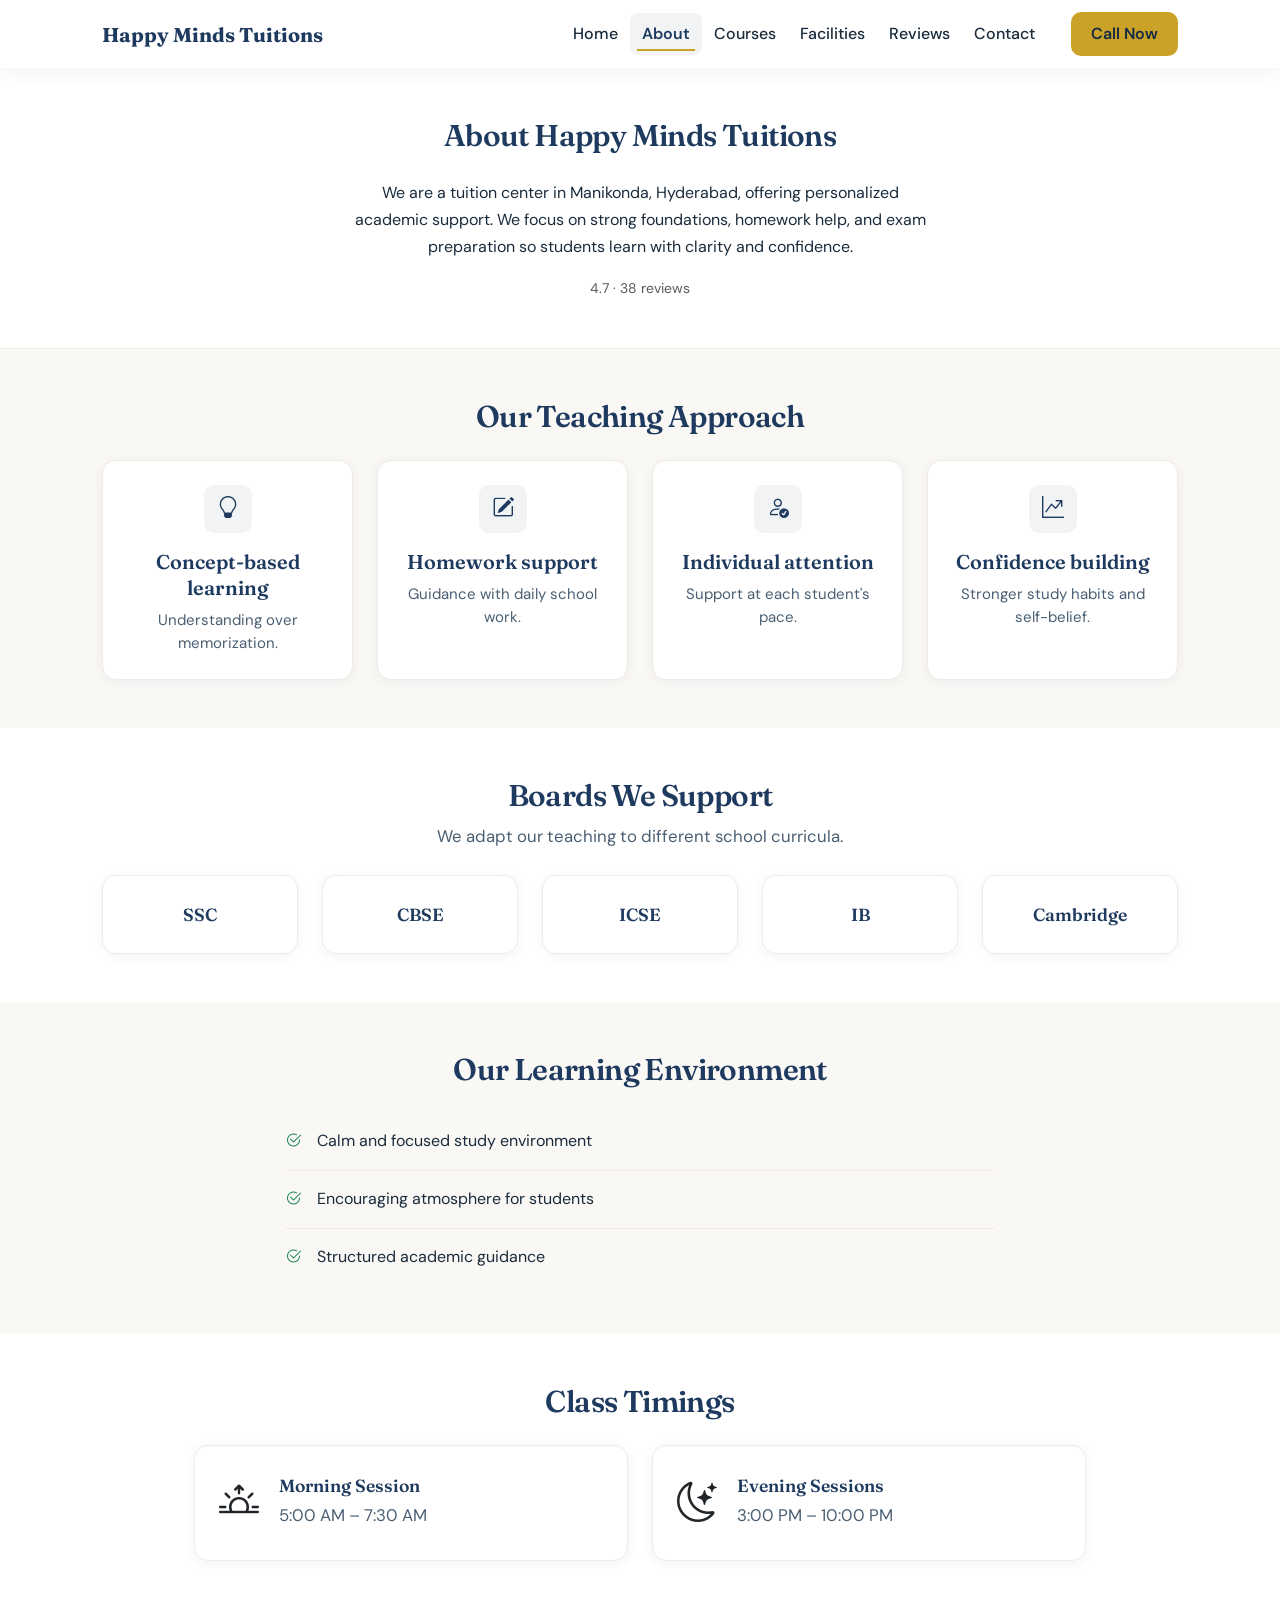
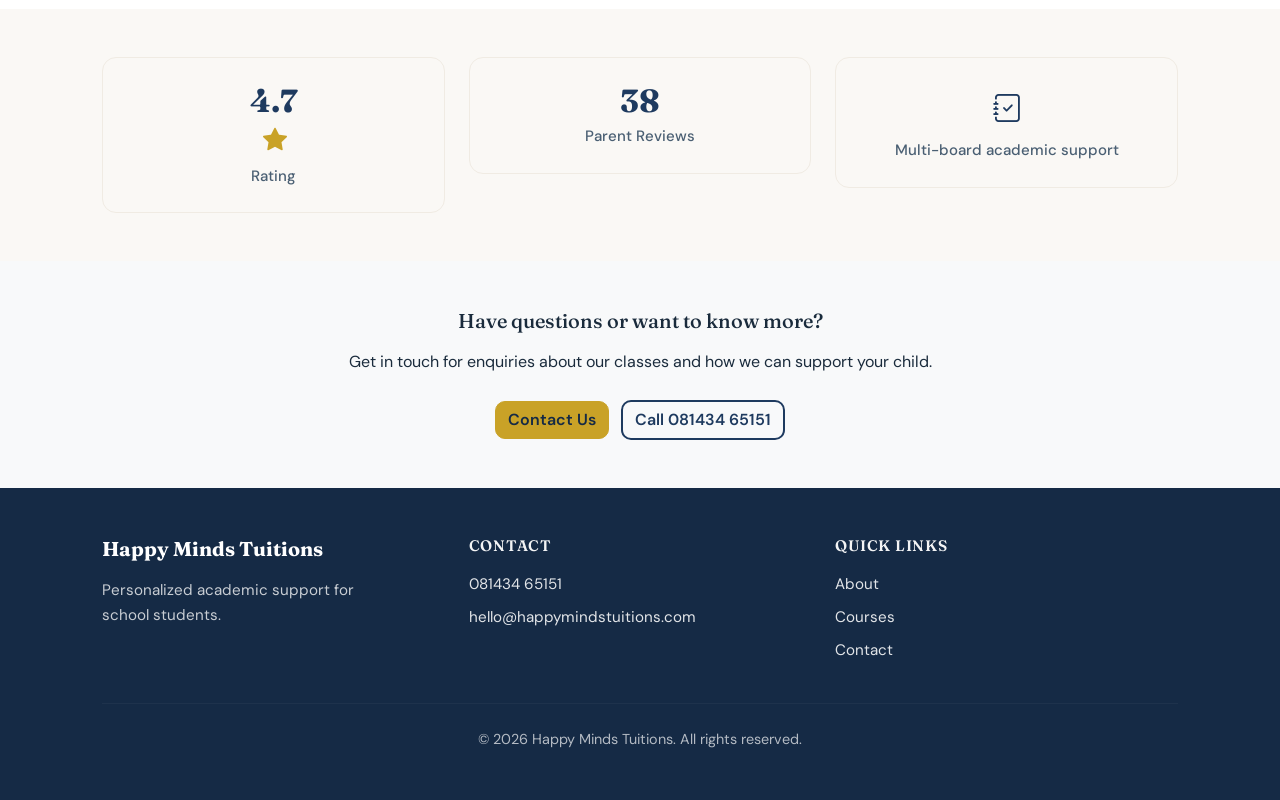
<file: about.html>
<!DOCTYPE html>
<html lang="en">
<head>
    <meta charset="UTF-8">
    <meta name="viewport" content="width=device-width, initial-scale=1.0">
    <meta name="description" content="About Happy Minds Tuitions, Manikonda Hyderabad – personalized academic support, concept-based teaching, and a stress-free learning environment for school students.">
    <title>About Us | Happy Minds Tuitions</title>
    <link rel="icon" href="favicon.svg" type="image/svg+xml">
    <!-- Bootstrap 5 CSS -->
    <link href="https://cdn.jsdelivr.net/npm/bootstrap@5.3.2/dist/css/bootstrap.min.css" rel="stylesheet">
    <!-- Bootstrap Icons -->
    <link rel="stylesheet" href="https://cdn.jsdelivr.net/npm/bootstrap-icons@1.11.3/font/bootstrap-icons.min.css">
    <!-- Google Fonts -->
    <link rel="preconnect" href="https://fonts.googleapis.com">
    <link rel="preconnect" href="https://fonts.gstatic.com" crossorigin>
    <link href="https://fonts.googleapis.com/css2?family=DM+Sans:ital,opsz,wght@0,9..40,400;0,9..40,500;0,9..40,600;0,9..40,700&family=Fraunces:opsz,wght@9..144,600;9..144,700&display=swap" rel="stylesheet">
    <link rel="stylesheet" href="css/styles.css">
</head>
<body>
    <a href="#main-content" class="skip-link">Skip to main content</a>
    <header class="site-header">
        <nav class="navbar navbar-expand-lg navbar-light">
            <div class="container">
                <a class="navbar-brand" href="index.html">Happy Minds Tuitions</a>
                <button class="navbar-toggler" type="button" data-bs-toggle="collapse" data-bs-target="#navbarNav" aria-controls="navbarNav" aria-expanded="false" aria-label="Toggle navigation">
                    <span class="navbar-toggler-icon"></span>
                </button>
                <div class="collapse navbar-collapse" id="navbarNav">
                    <ul class="navbar-nav ms-auto align-items-lg-center">
                        <li class="nav-item"><a class="nav-link" href="index.html">Home</a></li>
                        <li class="nav-item"><a class="nav-link active" href="about.html">About</a></li>
                        <li class="nav-item"><a class="nav-link" href="courses.html">Courses</a></li>
                        <li class="nav-item"><a class="nav-link" href="facilities.html">Facilities</a></li>
                        <li class="nav-item"><a class="nav-link" href="reviews.html">Reviews</a></li>
                        <li class="nav-item"><a class="nav-link" href="contact.html">Contact</a></li>
                        <li class="nav-item mt-3 mt-lg-0 ms-lg-3">
                            <a class="btn btn-nav-cta" href="tel:08143465151">Call Now</a>
                        </li>
                    </ul>
                </div>
            </div>
        </nav>
    </header>

    <main id="main-content">
        <!-- 1. About Happy Minds Tuitions – intro -->
        <section class="page-hero py-5 animate-on-scroll">
            <div class="container">
                <h1 class="section-title text-center mb-4">About Happy Minds Tuitions</h1>
                <p class="about-intro text-center mx-auto mb-0">
                    We are a tuition center in Manikonda, Hyderabad, offering personalized academic support. We focus on strong foundations, homework help, and exam preparation so students learn with clarity and confidence.
                </p>
                <p class="text-center text-muted small mt-3 mb-0">4.7 · 38 reviews</p>
            </div>
        </section>

        <!-- 2. Our Teaching Approach – 4 feature cards -->
        <section class="about-approach-section py-5 animate-on-scroll">
            <div class="container">
                <h2 class="section-title text-center mb-4">Our Teaching Approach</h2>
                <p class="section-subtitle text-center mb-5 mx-auto d-none" aria-hidden="true">How we support your child’s learning</p>
                <div class="row g-4">
                    <div class="col-12 col-sm-6 col-lg-3">
                        <article class="card about-feature-card h-100 text-center">
                            <div class="card-body">
                                <div class="about-feature-icon" aria-hidden="true">
                                    <i class="bi bi-lightbulb"></i>
                                </div>
                                <h3 class="card-title">Concept-based learning</h3>
                                <p class="card-text mb-0">Understanding over memorization.</p>
                            </div>
                        </article>
                    </div>
                    <div class="col-12 col-sm-6 col-lg-3">
                        <article class="card about-feature-card h-100 text-center">
                            <div class="card-body">
                                <div class="about-feature-icon" aria-hidden="true">
                                    <i class="bi bi-pencil-square"></i>
                                </div>
                                <h3 class="card-title">Homework support</h3>
                                <p class="card-text mb-0">Guidance with daily school work.</p>
                            </div>
                        </article>
                    </div>
                    <div class="col-12 col-sm-6 col-lg-3">
                        <article class="card about-feature-card h-100 text-center">
                            <div class="card-body">
                                <div class="about-feature-icon" aria-hidden="true">
                                    <i class="bi bi-person-check"></i>
                                </div>
                                <h3 class="card-title">Individual attention</h3>
                                <p class="card-text mb-0">Support at each student's pace.</p>
                            </div>
                        </article>
                    </div>
                    <div class="col-12 col-sm-6 col-lg-3">
                        <article class="card about-feature-card h-100 text-center">
                            <div class="card-body">
                                <div class="about-feature-icon" aria-hidden="true">
                                    <i class="bi bi-graph-up-arrow"></i>
                                </div>
                                <h3 class="card-title">Confidence building</h3>
                                <p class="card-text mb-0">Stronger study habits and self-belief.</p>
                            </div>
                        </article>
                    </div>
                </div>
            </div>
        </section>

        <!-- 3. Boards We Support -->
        <section class="about-boards-section py-5 animate-on-scroll">
            <div class="container">
                <h2 class="section-title text-center mb-2">Boards We Support</h2>
                <p class="section-subtitle text-center mb-4 mx-auto">We adapt our teaching to different school curricula.</p>
                <div class="row g-3 g-md-4 justify-content-center row-cols-2 row-cols-sm-3 row-cols-lg-5">
                    <div class="col">
                        <div class="board-card">
                            <span class="board-name">SSC</span>
                        </div>
                    </div>
                    <div class="col">
                        <div class="board-card">
                            <span class="board-name">CBSE</span>
                        </div>
                    </div>
                    <div class="col">
                        <div class="board-card">
                            <span class="board-name">ICSE</span>
                        </div>
                    </div>
                    <div class="col">
                        <div class="board-card">
                            <span class="board-name">IB</span>
                        </div>
                    </div>
                    <div class="col">
                        <div class="board-card">
                            <span class="board-name">Cambridge</span>
                        </div>
                    </div>
                </div>
            </div>
        </section>

        <!-- 4. Our Learning Environment -->
        <section class="about-environment-section py-5 animate-on-scroll">
            <div class="container">
                <h2 class="section-title text-center mb-4">Our Learning Environment</h2>
                <div class="row justify-content-center">
                    <div class="col-lg-8">
                        <ul class="about-environment-list list-unstyled mb-0">
                            <li><i class="bi bi-check2-circle text-success me-3" aria-hidden="true"></i>Calm and focused study environment</li>
                            <li><i class="bi bi-check2-circle text-success me-3" aria-hidden="true"></i>Encouraging atmosphere for students</li>
                            <li><i class="bi bi-check2-circle text-success me-3" aria-hidden="true"></i>Structured academic guidance</li>
                        </ul>
                    </div>
                </div>
            </div>
        </section>

        <!-- 5. Timings -->
        <section class="about-timings-section py-5 animate-on-scroll">
            <div class="container">
                <h2 class="section-title text-center mb-4">Class Timings</h2>
                <div class="row g-4 justify-content-center">
                    <div class="col-md-6 col-lg-5">
                        <div class="card timing-card">
                            <div class="card-body d-flex align-items-center">
                                <div class="timing-icon" aria-hidden="true"><i class="bi bi-sunrise"></i></div>
                                <div>
                                    <h3 class="card-title mb-1">Morning Session</h3>
                                    <p class="card-text mb-0">5:00 AM – 7:30 AM</p>
                                </div>
                            </div>
                        </div>
                    </div>
                    <div class="col-md-6 col-lg-5">
                        <div class="card timing-card">
                            <div class="card-body d-flex align-items-center">
                                <div class="timing-icon" aria-hidden="true"><i class="bi bi-moon-stars"></i></div>
                                <div>
                                    <h3 class="card-title mb-1">Evening Sessions</h3>
                                    <p class="card-text mb-0">3:00 PM – 10:00 PM</p>
                                </div>
                            </div>
                        </div>
                    </div>
                </div>
            </div>
        </section>

        <!-- 6. Trust Section -->
        <section class="about-trust-section py-5 animate-on-scroll">
            <div class="container">
                <div class="row g-4 justify-content-center">
                    <div class="col-6 col-md-4">
                        <div class="trust-card text-center">
                            <span class="trust-value">4.7</span>
                            <span class="trust-star" aria-hidden="true"><i class="bi bi-star-fill"></i></span>
                            <p class="trust-label mb-0">Rating</p>
                        </div>
                    </div>
                    <div class="col-6 col-md-4">
                        <div class="trust-card text-center">
                            <span class="trust-value">38</span>
                            <p class="trust-label mb-0">Parent Reviews</p>
                        </div>
                    </div>
                    <div class="col-12 col-md-4">
                        <div class="trust-card text-center">
                            <span class="trust-icon" aria-hidden="true"><i class="bi bi-journal-check"></i></span>
                            <p class="trust-label mb-0">Multi-board academic support</p>
                        </div>
                    </div>
                </div>
            </div>
        </section>

        <!-- 7. Call to action -->
        <section class="py-5 bg-light">
            <div class="container text-center">
                <h2 class="h5 mb-3">Have questions or want to know more?</h2>
                <p class="mb-4">Get in touch for enquiries about our classes and how we can support your child.</p>
                <a href="contact.html" class="btn btn-primary me-2">Contact Us</a>
                <a href="tel:08143465151" class="btn btn-outline-primary">Call 081434 65151</a>
            </div>
        </section>
    </main>

    <footer class="site-footer">
        <div class="container py-5">
            <div class="row g-4">
                <div class="col-lg-4">
                    <h5 class="footer-brand mb-3">Happy Minds Tuitions</h5>
                    <p class="footer-tagline mb-0">Personalized academic support for school students.</p>
                </div>
                <div class="col-lg-4">
                    <h6 class="footer-heading mb-3">Contact</h6>
                    <ul class="footer-list list-unstyled">
                        <li><a href="tel:08143465151">081434 65151</a></li>
                        <li><a href="mailto:hello@happymindstuitions.com">hello@happymindstuitions.com</a></li>
                    </ul>
                </div>
                <div class="col-lg-4">
                    <h6 class="footer-heading mb-3">Quick Links</h6>
                    <ul class="footer-list list-unstyled">
                        <li><a href="about.html">About</a></li>
                        <li><a href="courses.html">Courses</a></li>
                        <li><a href="contact.html">Contact</a></li>
                    </ul>
                </div>
            </div>
            <hr class="footer-divider my-4">
            <div class="text-center">
                <p class="footer-copy mb-0">&copy; <span id="current-year"></span> Happy Minds Tuitions. All rights reserved.</p>
            </div>
        </div>
    </footer>

    <script src="https://cdn.jsdelivr.net/npm/bootstrap@5.3.2/dist/js/bootstrap.bundle.min.js"></script>
    <script src="js/script.js"></script>
</body>
</html>
</file>
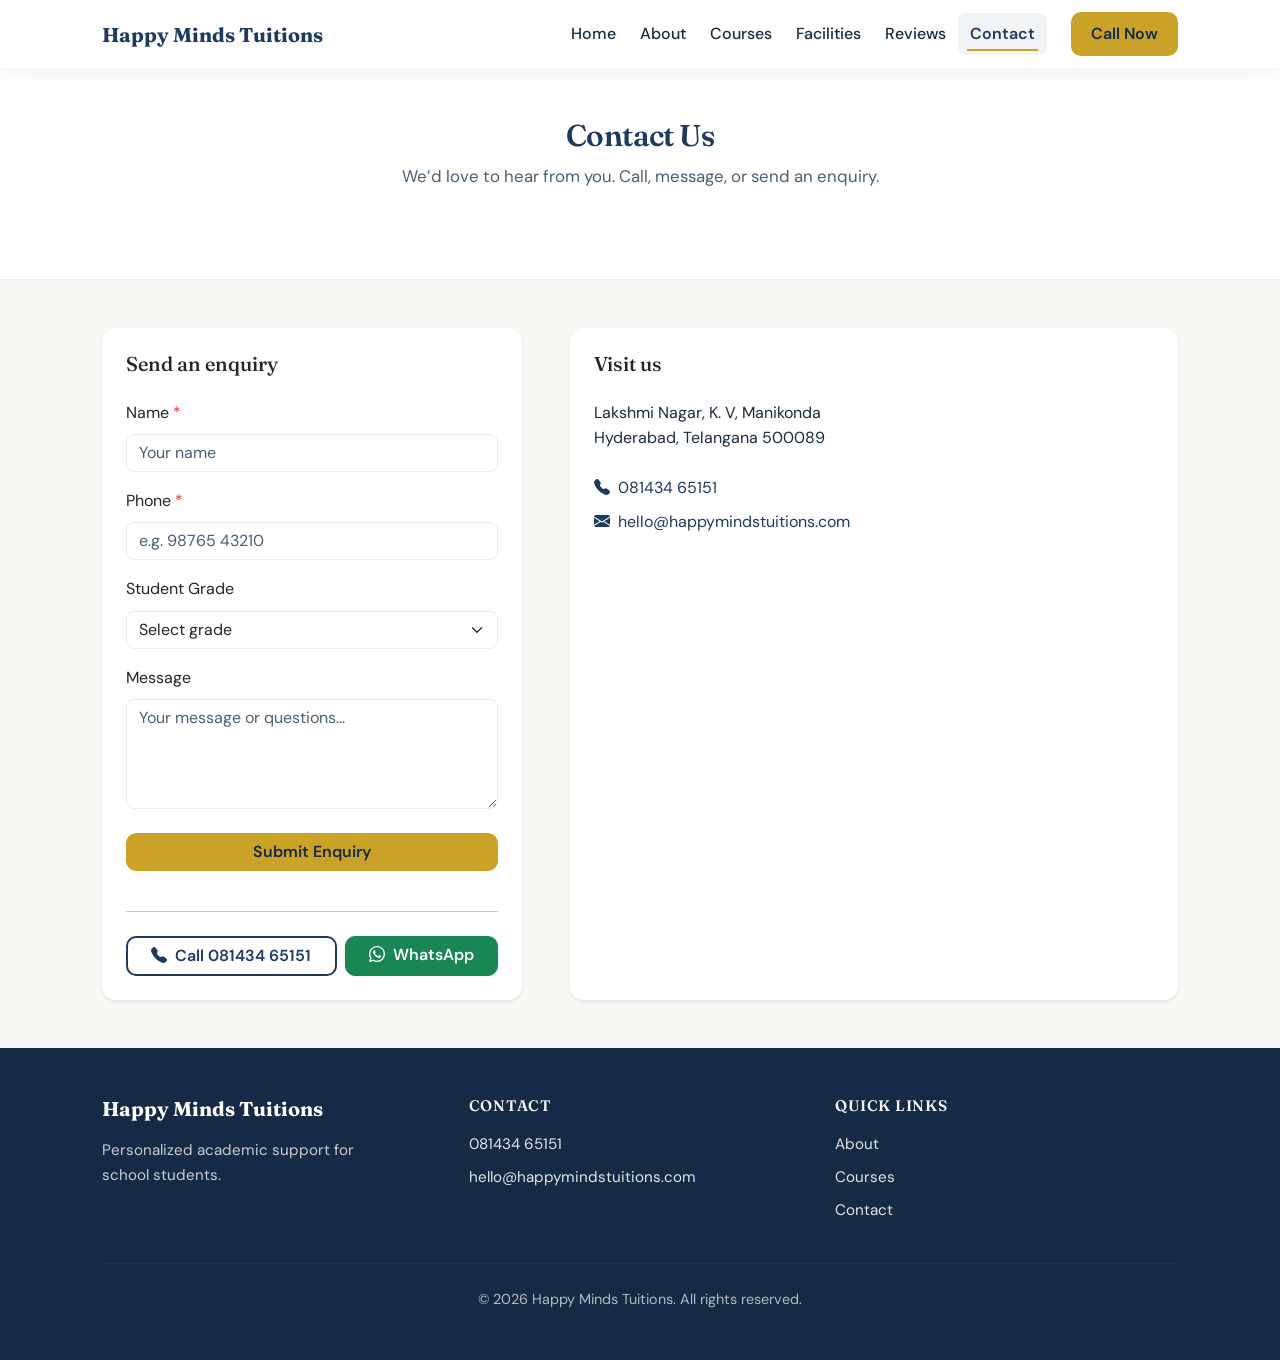
<file: contact.html>
<!DOCTYPE html>
<html lang="en">
<head>
    <meta charset="UTF-8">
    <meta name="viewport" content="width=device-width, initial-scale=1.0">
    <meta name="description" content="Contact Happy Minds Tuitions - Lakshmi Nagar, Manikonda, Hyderabad. Call, WhatsApp, or send an enquiry.">
    <title>Contact Us | Happy Minds Tuitions</title>
    <link rel="icon" href="favicon.svg" type="image/svg+xml">
    <!-- Bootstrap 5 CSS -->
    <link href="https://cdn.jsdelivr.net/npm/bootstrap@5.3.2/dist/css/bootstrap.min.css" rel="stylesheet">
    <!-- Bootstrap Icons -->
    <link rel="stylesheet" href="https://cdn.jsdelivr.net/npm/bootstrap-icons@1.11.3/font/bootstrap-icons.min.css">
    <!-- Google Fonts -->
    <link rel="preconnect" href="https://fonts.googleapis.com">
    <link rel="preconnect" href="https://fonts.gstatic.com" crossorigin>
    <link href="https://fonts.googleapis.com/css2?family=DM+Sans:ital,opsz,wght@0,9..40,400;0,9..40,500;0,9..40,600;0,9..40,700&family=Fraunces:opsz,wght@9..144,600;9..144,700&display=swap" rel="stylesheet">
    <link rel="stylesheet" href="css/styles.css">
</head>
<body>
    <a href="#main-content" class="skip-link">Skip to main content</a>
    <header class="site-header">
        <nav class="navbar navbar-expand-lg navbar-light">
            <div class="container">
                <a class="navbar-brand" href="index.html">Happy Minds Tuitions</a>
                <button class="navbar-toggler" type="button" data-bs-toggle="collapse" data-bs-target="#navbarNav" aria-controls="navbarNav" aria-expanded="false" aria-label="Toggle navigation">
                    <span class="navbar-toggler-icon"></span>
                </button>
                <div class="collapse navbar-collapse" id="navbarNav">
                    <ul class="navbar-nav ms-auto align-items-lg-center">
                        <li class="nav-item"><a class="nav-link" href="index.html">Home</a></li>
                        <li class="nav-item"><a class="nav-link" href="about.html">About</a></li>
                        <li class="nav-item"><a class="nav-link" href="courses.html">Courses</a></li>
                        <li class="nav-item"><a class="nav-link" href="facilities.html">Facilities</a></li>
                        <li class="nav-item"><a class="nav-link" href="reviews.html">Reviews</a></li>
                        <li class="nav-item"><a class="nav-link active" href="contact.html">Contact</a></li>
                        <li class="nav-item mt-3 mt-lg-0 ms-lg-3">
                            <a class="btn btn-nav-cta" href="tel:08143465151">Call Now</a>
                        </li>
                    </ul>
                </div>
            </div>
        </nav>
    </header>

    <main id="main-content">
        <!-- Page hero -->
        <section class="page-hero py-5">
            <div class="container">
                <h1 class="section-title text-center mb-2">Contact Us</h1>
                <p class="section-subtitle text-center mx-auto">We’d love to hear from you. Call, message, or send an enquiry.</p>
            </div>
        </section>

        <!-- Contact content: form + info + map -->
        <section class="contact-section py-5">
            <div class="container">
                <div class="row g-4 g-lg-5">
                    <!-- Left column: form + action buttons -->
                    <div class="col-lg-5">
                        <div class="contact-form-card card border-0 shadow-sm">
                            <div class="card-body p-4">
                                <h2 class="h5 mb-4">Send an enquiry</h2>
                                <form class="contact-form" action="#" method="post">
                                    <div class="mb-3">
                                        <label for="contact-name" class="form-label">Name <span class="text-danger">*</span></label>
                                        <input type="text" class="form-control" id="contact-name" name="name" placeholder="Your name" required>
                                    </div>
                                    <div class="mb-3">
                                        <label for="contact-phone" class="form-label">Phone <span class="text-danger">*</span></label>
                                        <input type="tel" class="form-control" id="contact-phone" name="phone" placeholder="e.g. 98765 43210" required>
                                    </div>
                                    <div class="mb-3">
                                        <label for="contact-grade" class="form-label">Student Grade</label>
                                        <select class="form-select" id="contact-grade" name="grade" aria-label="Student grade">
                                            <option value="">Select grade</option>
                                            <option value="1-5">Classes 1–5</option>
                                            <option value="6-8">Classes 6–8</option>
                                            <option value="9-10">Classes 9–10</option>
                                            <option value="11-12">Classes 11–12</option>
                                        </select>
                                    </div>
                                    <div class="mb-4">
                                        <label for="contact-message" class="form-label">Message</label>
                                        <textarea class="form-control" id="contact-message" name="message" rows="4" placeholder="Your message or questions..."></textarea>
                                    </div>
                                    <button type="submit" class="btn btn-primary w-100 mb-3">Submit Enquiry</button>
                                </form>

                                <hr class="my-4">

                                <!-- Call & WhatsApp buttons -->
                                <div class="d-flex flex-column flex-sm-row gap-2">
                                    <a href="tel:08143465151" class="btn btn-outline-primary flex-grow-1">
                                        <i class="bi bi-telephone-fill me-2" aria-hidden="true"></i>Call 081434 65151
                                    </a>
                                    <a href="https://wa.me/918143465151" class="btn btn-success flex-grow-1" target="_blank" rel="noopener noreferrer">
                                        <i class="bi bi-whatsapp me-2" aria-hidden="true"></i>WhatsApp
                                    </a>
                                </div>
                            </div>
                        </div>
                    </div>

                    <!-- Right column: address + map -->
                    <div class="col-lg-7">
                        <div class="contact-info-card card border-0 shadow-sm h-100">
                            <div class="card-body p-4">
                                <h2 class="h5 mb-4">Visit us</h2>
                                <address class="contact-address mb-4">
                                    Lakshmi Nagar, K. V, Manikonda<br>
                                    Hyderabad, Telangana 500089
                                </address>
                                <p class="mb-2">
                                    <a href="tel:08143465151" class="text-decoration-none">
                                        <i class="bi bi-telephone-fill me-2" aria-hidden="true"></i>081434 65151
                                    </a>
                                </p>
                                <p class="mb-0">
                                    <a href="mailto:hello@happymindstuitions.com" class="text-decoration-none">
                                        <i class="bi bi-envelope-fill me-2" aria-hidden="true"></i>hello@happymindstuitions.com
                                    </a>
                                </p>
                            </div>
                            <!-- Embedded Google Map -->
                            <div class="contact-map-wrapper ratio ratio-16x9">
                                <iframe
                                    src="https://www.google.com/maps?q=Lakshmi+Nagar,+K.+V,+Manikonda,+Hyderabad,+Telangana+500089&output=embed"
                                    allowfullscreen
                                    loading="lazy"
                                    referrerpolicy="no-referrer-when-downgrade"
                                    title="Happy Minds Tuitions location - Lakshmi Nagar, Manikonda, Hyderabad"
                                    class="contact-map-iframe"
                                ></iframe>
                            </div>
                        </div>
                    </div>
                </div>
            </div>
        </section>
    </main>

    <footer class="site-footer">
        <div class="container py-5">
            <div class="row g-4">
                <div class="col-lg-4">
                    <h5 class="footer-brand mb-3">Happy Minds Tuitions</h5>
                    <p class="footer-tagline mb-0">Personalized academic support for school students.</p>
                </div>
                <div class="col-lg-4">
                    <h6 class="footer-heading mb-3">Contact</h6>
                    <ul class="footer-list list-unstyled">
                        <li><a href="tel:08143465151">081434 65151</a></li>
                        <li><a href="mailto:hello@happymindstuitions.com">hello@happymindstuitions.com</a></li>
                    </ul>
                </div>
                <div class="col-lg-4">
                    <h6 class="footer-heading mb-3">Quick Links</h6>
                    <ul class="footer-list list-unstyled">
                        <li><a href="about.html">About</a></li>
                        <li><a href="courses.html">Courses</a></li>
                        <li><a href="contact.html">Contact</a></li>
                    </ul>
                </div>
            </div>
            <hr class="footer-divider my-4">
            <div class="text-center">
                <p class="footer-copy mb-0">&copy; <span id="current-year"></span> Happy Minds Tuitions. All rights reserved.</p>
            </div>
        </div>
    </footer>

    <script src="https://cdn.jsdelivr.net/npm/bootstrap@5.3.2/dist/js/bootstrap.bundle.min.js"></script>
    <script src="js/script.js"></script>
</body>
</html>
</file>
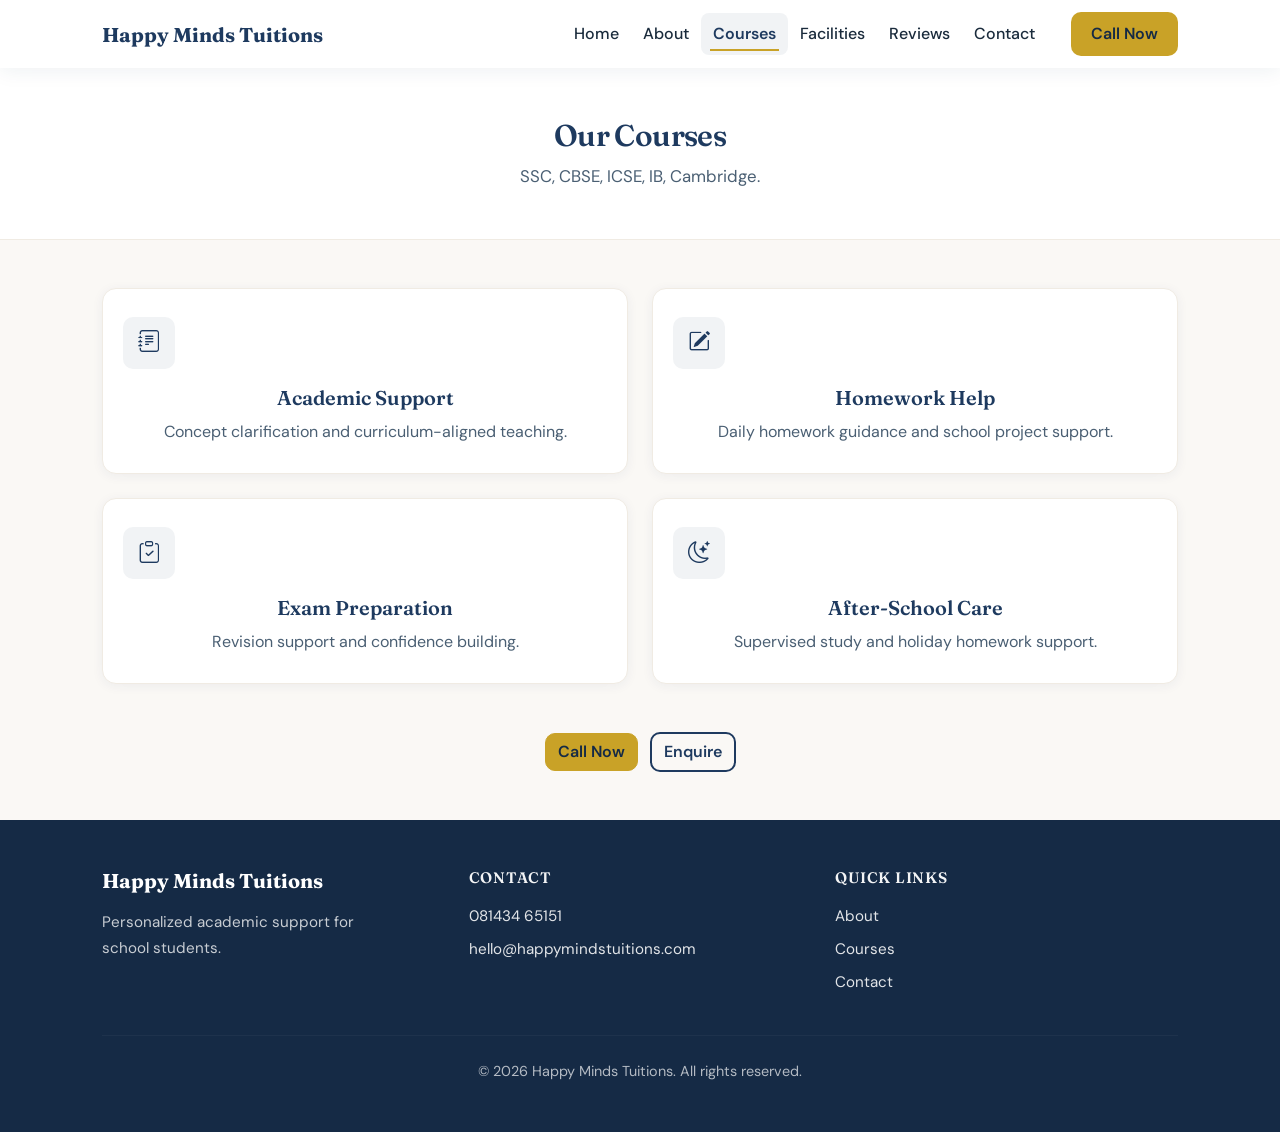
<file: courses.html>
<!DOCTYPE html>
<html lang="en">
<head>
    <meta charset="UTF-8">
    <meta name="viewport" content="width=device-width, initial-scale=1.0">
    <meta name="description" content="Explore courses and services at Happy Minds Tuitions - academic tuition, homework help, exam prep, and after-school care.">
    <title>Courses | Happy Minds Tuitions</title>
    <link rel="icon" href="favicon.svg" type="image/svg+xml">
    <!-- Bootstrap 5 CSS -->
    <link href="https://cdn.jsdelivr.net/npm/bootstrap@5.3.2/dist/css/bootstrap.min.css" rel="stylesheet">
    <!-- Bootstrap Icons -->
    <link rel="stylesheet" href="https://cdn.jsdelivr.net/npm/bootstrap-icons@1.11.3/font/bootstrap-icons.min.css">
    <!-- Google Fonts -->
    <link rel="preconnect" href="https://fonts.googleapis.com">
    <link rel="preconnect" href="https://fonts.gstatic.com" crossorigin>
    <link href="https://fonts.googleapis.com/css2?family=DM+Sans:ital,opsz,wght@0,9..40,400;0,9..40,500;0,9..40,600;0,9..40,700&family=Fraunces:opsz,wght@9..144,600;9..144,700&display=swap" rel="stylesheet">
    <link rel="stylesheet" href="css/styles.css">
</head>
<body>
    <a href="#main-content" class="skip-link">Skip to main content</a>
    <header class="site-header">
        <nav class="navbar navbar-expand-lg navbar-light">
            <div class="container">
                <a class="navbar-brand" href="index.html">Happy Minds Tuitions</a>
                <button class="navbar-toggler" type="button" data-bs-toggle="collapse" data-bs-target="#navbarNav" aria-controls="navbarNav" aria-expanded="false" aria-label="Toggle navigation">
                    <span class="navbar-toggler-icon"></span>
                </button>
                <div class="collapse navbar-collapse" id="navbarNav">
                    <ul class="navbar-nav ms-auto align-items-lg-center">
                        <li class="nav-item"><a class="nav-link" href="index.html">Home</a></li>
                        <li class="nav-item"><a class="nav-link" href="about.html">About</a></li>
                        <li class="nav-item"><a class="nav-link active" href="courses.html">Courses</a></li>
                        <li class="nav-item"><a class="nav-link" href="facilities.html">Facilities</a></li>
                        <li class="nav-item"><a class="nav-link" href="reviews.html">Reviews</a></li>
                        <li class="nav-item"><a class="nav-link" href="contact.html">Contact</a></li>
                        <li class="nav-item mt-3 mt-lg-0 ms-lg-3">
                            <a class="btn btn-nav-cta" href="tel:08143465151">Call Now</a>
                        </li>
                    </ul>
                </div>
            </div>
        </nav>
    </header>

    <main id="main-content">
        <!-- Page hero -->
        <section class="page-hero py-5">
            <div class="container">
                <h1 class="section-title text-center mb-2">Our Courses</h1>
                <p class="section-subtitle text-center mx-auto mb-0">SSC, CBSE, ICSE, IB, Cambridge.</p>
            </div>
        </section>

        <section class="courses-section py-5">
            <div class="container">
                <div class="row g-4">
                    <div class="col-12 col-md-6 col-lg-6">
                        <div class="card course-card h-100">
                            <div class="card-body text-center">
                                <div class="course-card-icon"><i class="bi bi-journal-text" aria-hidden="true"></i></div>
                                <h3 class="card-title">Academic Support</h3>
                                <p class="card-text mb-0">Concept clarification and curriculum-aligned teaching.</p>
                            </div>
                        </div>
                    </div>
                    <div class="col-12 col-md-6 col-lg-6">
                        <div class="card course-card h-100">
                            <div class="card-body text-center">
                                <div class="course-card-icon"><i class="bi bi-pencil-square" aria-hidden="true"></i></div>
                                <h3 class="card-title">Homework Help</h3>
                                <p class="card-text mb-0">Daily homework guidance and school project support.</p>
                            </div>
                        </div>
                    </div>
                    <div class="col-12 col-md-6 col-lg-6">
                        <div class="card course-card h-100">
                            <div class="card-body text-center">
                                <div class="course-card-icon"><i class="bi bi-clipboard-check" aria-hidden="true"></i></div>
                                <h3 class="card-title">Exam Preparation</h3>
                                <p class="card-text mb-0">Revision support and confidence building.</p>
                            </div>
                        </div>
                    </div>
                    <div class="col-12 col-md-6 col-lg-6">
                        <div class="card course-card h-100">
                            <div class="card-body text-center">
                                <div class="course-card-icon"><i class="bi bi-moon-stars" aria-hidden="true"></i></div>
                                <h3 class="card-title">After-School Care</h3>
                                <p class="card-text mb-0">Supervised study and holiday homework support.</p>
                            </div>
                        </div>
                    </div>
                </div>
                <div class="text-center mt-5">
                    <a href="tel:08143465151" class="btn btn-primary">Call Now</a>
                    <a href="contact.html" class="btn btn-outline-primary ms-2">Enquire</a>
                </div>
            </div>
        </section>
    </main>

    <footer class="site-footer">
        <div class="container py-5">
            <div class="row g-4">
                <div class="col-lg-4">
                    <h5 class="footer-brand mb-3">Happy Minds Tuitions</h5>
                    <p class="footer-tagline mb-0">Personalized academic support for school students.</p>
                </div>
                <div class="col-lg-4">
                    <h6 class="footer-heading mb-3">Contact</h6>
                    <ul class="footer-list list-unstyled">
                        <li><a href="tel:08143465151">081434 65151</a></li>
                        <li><a href="mailto:hello@happymindstuitions.com">hello@happymindstuitions.com</a></li>
                    </ul>
                </div>
                <div class="col-lg-4">
                    <h6 class="footer-heading mb-3">Quick Links</h6>
                    <ul class="footer-list list-unstyled">
                        <li><a href="about.html">About</a></li>
                        <li><a href="courses.html">Courses</a></li>
                        <li><a href="contact.html">Contact</a></li>
                    </ul>
                </div>
            </div>
            <hr class="footer-divider my-4">
            <div class="text-center">
                <p class="footer-copy mb-0">&copy; <span id="current-year"></span> Happy Minds Tuitions. All rights reserved.</p>
            </div>
        </div>
    </footer>

    <script src="https://cdn.jsdelivr.net/npm/bootstrap@5.3.2/dist/js/bootstrap.bundle.min.js"></script>
    <script src="js/script.js"></script>
</body>
</html>
</file>
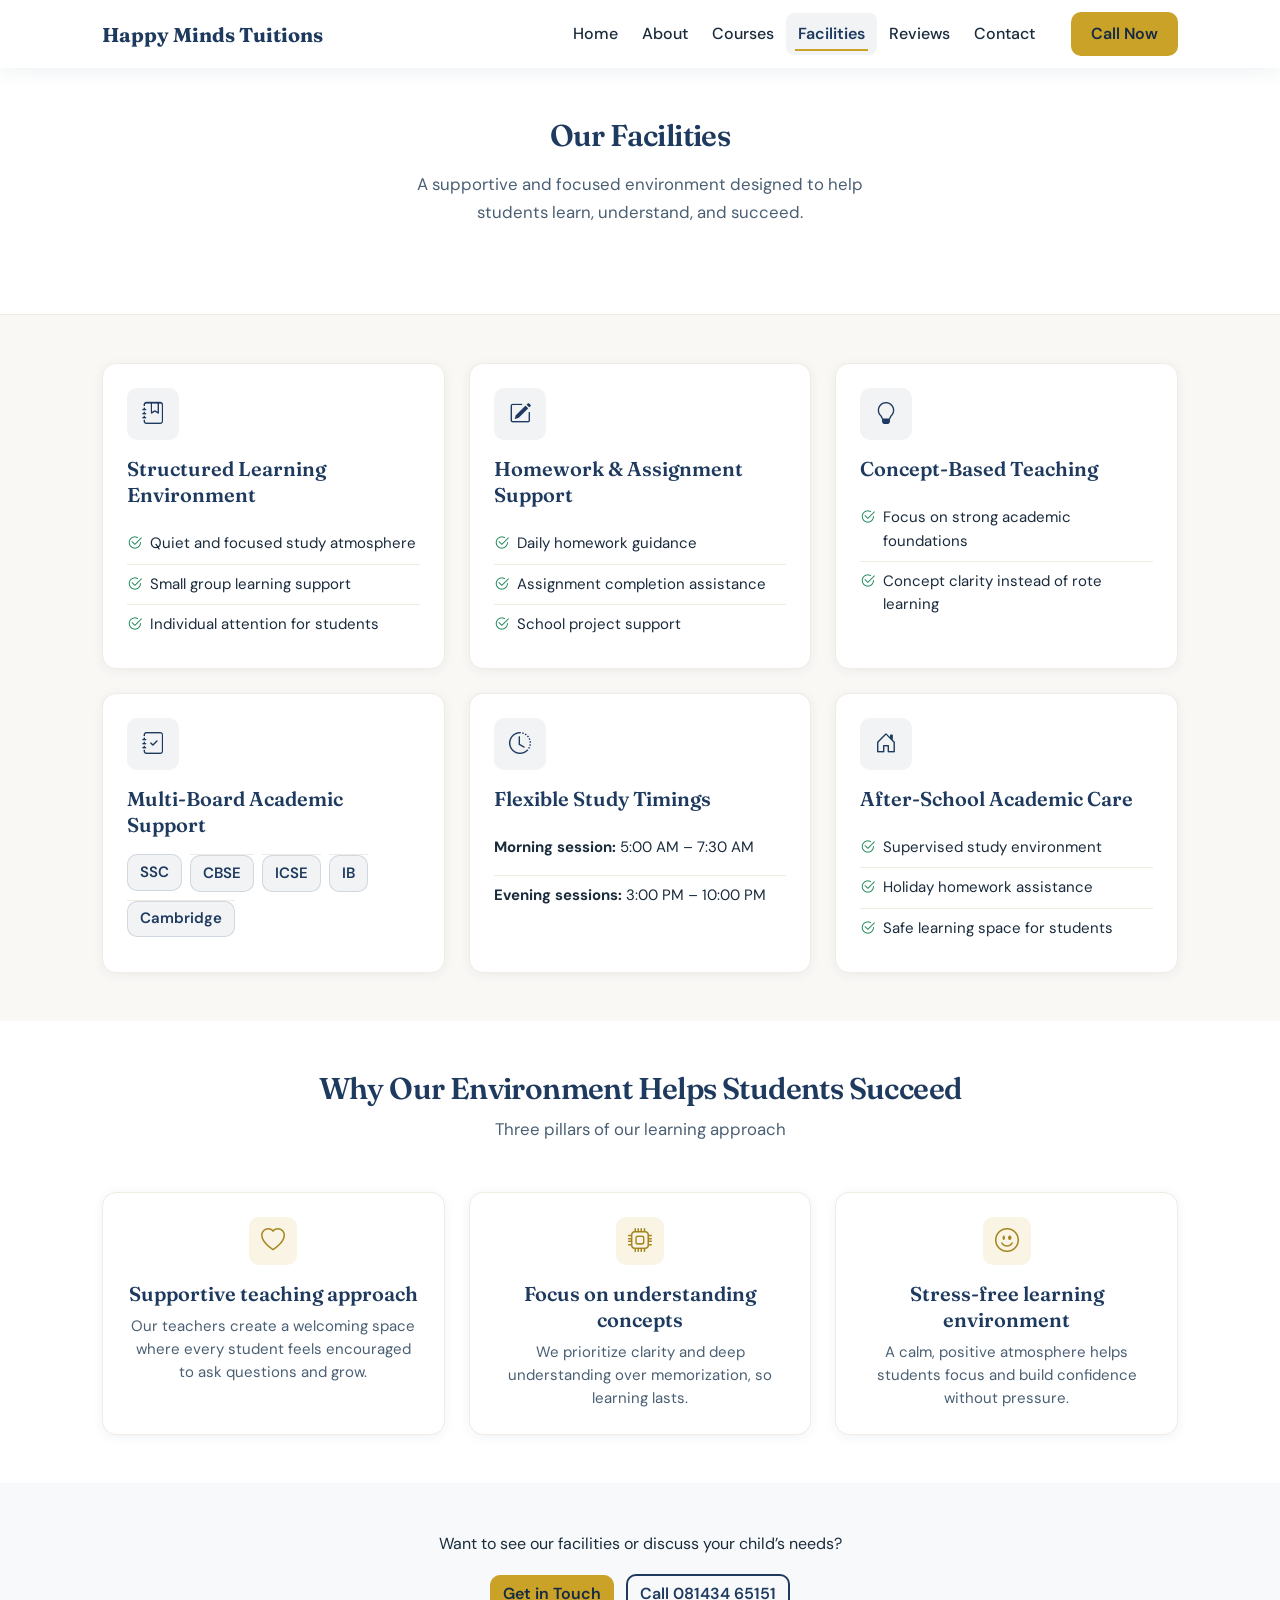
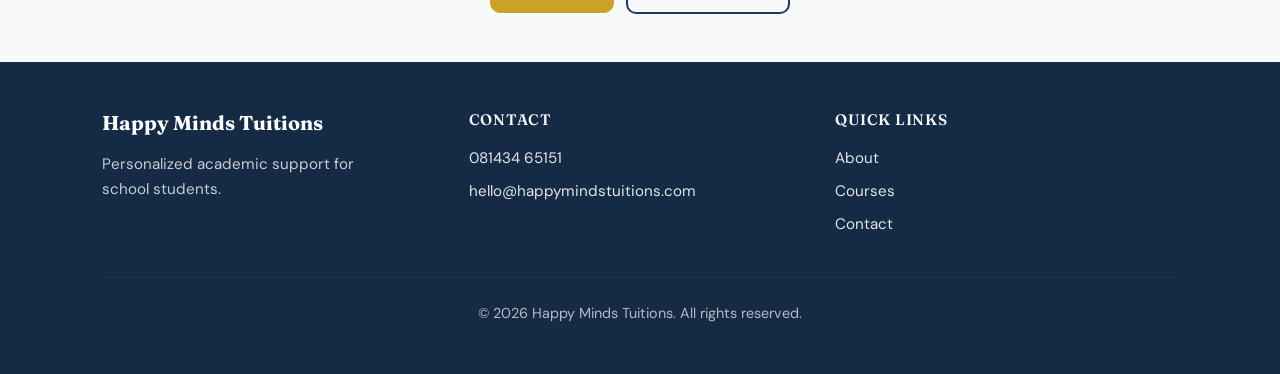
<file: facilities.html>
<!DOCTYPE html>
<html lang="en">
<head>
    <meta charset="UTF-8">
    <meta name="viewport" content="width=device-width, initial-scale=1.0">
    <meta name="description" content="Discover the facilities at Happy Minds Tuitions - structured learning, homework support, multi-board teaching, and flexible timings in Lakshmi Nagar, Manikonda, Hyderabad.">
    <title>Our Facilities | Happy Minds Tuitions</title>
    <link rel="icon" href="favicon.svg" type="image/svg+xml">
    <!-- Bootstrap 5 CSS -->
    <link href="https://cdn.jsdelivr.net/npm/bootstrap@5.3.2/dist/css/bootstrap.min.css" rel="stylesheet">
    <!-- Bootstrap Icons -->
    <link rel="stylesheet" href="https://cdn.jsdelivr.net/npm/bootstrap-icons@1.11.3/font/bootstrap-icons.min.css">
    <!-- Google Fonts -->
    <link rel="preconnect" href="https://fonts.googleapis.com">
    <link rel="preconnect" href="https://fonts.gstatic.com" crossorigin>
    <link href="https://fonts.googleapis.com/css2?family=DM+Sans:ital,opsz,wght@0,9..40,400;0,9..40,500;0,9..40,600;0,9..40,700&family=Fraunces:opsz,wght@9..144,600;9..144,700&display=swap" rel="stylesheet">
    <link rel="stylesheet" href="css/styles.css">
</head>
<body>
    <a href="#main-content" class="skip-link">Skip to main content</a>
    <header class="site-header">
        <nav class="navbar navbar-expand-lg navbar-light">
            <div class="container">
                <a class="navbar-brand" href="index.html">Happy Minds Tuitions</a>
                <button class="navbar-toggler" type="button" data-bs-toggle="collapse" data-bs-target="#navbarNav" aria-controls="navbarNav" aria-expanded="false" aria-label="Toggle navigation">
                    <span class="navbar-toggler-icon"></span>
                </button>
                <div class="collapse navbar-collapse" id="navbarNav">
                    <ul class="navbar-nav ms-auto align-items-lg-center">
                        <li class="nav-item"><a class="nav-link" href="index.html">Home</a></li>
                        <li class="nav-item"><a class="nav-link" href="about.html">About</a></li>
                        <li class="nav-item"><a class="nav-link" href="courses.html">Courses</a></li>
                        <li class="nav-item"><a class="nav-link active" href="facilities.html">Facilities</a></li>
                        <li class="nav-item"><a class="nav-link" href="reviews.html">Reviews</a></li>
                        <li class="nav-item"><a class="nav-link" href="contact.html">Contact</a></li>
                        <li class="nav-item mt-3 mt-lg-0 ms-lg-3">
                            <a class="btn btn-nav-cta" href="tel:08143465151">Call Now</a>
                        </li>
                    </ul>
                </div>
            </div>
        </nav>
    </header>

    <main id="main-content">
        <!-- Page hero: Our Facilities -->
        <section class="page-hero py-5 animate-on-scroll">
            <div class="container">
                <h1 class="section-title text-center mb-3">Our Facilities</h1>
                <p class="section-subtitle text-center mx-auto">
                    A supportive and focused environment designed to help students learn, understand, and succeed.
                </p>
            </div>
        </section>

        <!-- Facilities grid: 3 columns on lg, 2 on md, 1 on mobile -->
        <section class="facilities-section py-5 animate-on-scroll">
            <div class="container">
                <div class="row g-4">
                    <!-- 1. Structured Learning Environment -->
                    <div class="col-12 col-md-6 col-lg-4">
                        <article class="card facility-card h-100">
                            <div class="card-body">
                                <div class="facility-icon" aria-hidden="true">
                                    <i class="bi bi-journal-bookmark"></i>
                                </div>
                                <h2 class="facility-card-title">Structured Learning Environment</h2>
                                <ul class="facility-list list-unstyled mb-0">
                                    <li><i class="bi bi-check2-circle text-success me-2" aria-hidden="true"></i>Quiet and focused study atmosphere</li>
                                    <li><i class="bi bi-check2-circle text-success me-2" aria-hidden="true"></i>Small group learning support</li>
                                    <li><i class="bi bi-check2-circle text-success me-2" aria-hidden="true"></i>Individual attention for students</li>
                                </ul>
                            </div>
                        </article>
                    </div>

                    <!-- 2. Homework & Assignment Support -->
                    <div class="col-12 col-md-6 col-lg-4">
                        <article class="card facility-card h-100">
                            <div class="card-body">
                                <div class="facility-icon" aria-hidden="true">
                                    <i class="bi bi-pencil-square"></i>
                                </div>
                                <h2 class="facility-card-title">Homework & Assignment Support</h2>
                                <ul class="facility-list list-unstyled mb-0">
                                    <li><i class="bi bi-check2-circle text-success me-2" aria-hidden="true"></i>Daily homework guidance</li>
                                    <li><i class="bi bi-check2-circle text-success me-2" aria-hidden="true"></i>Assignment completion assistance</li>
                                    <li><i class="bi bi-check2-circle text-success me-2" aria-hidden="true"></i>School project support</li>
                                </ul>
                            </div>
                        </article>
                    </div>

                    <!-- 3. Concept-Based Teaching -->
                    <div class="col-12 col-md-6 col-lg-4">
                        <article class="card facility-card h-100">
                            <div class="card-body">
                                <div class="facility-icon" aria-hidden="true">
                                    <i class="bi bi-lightbulb"></i>
                                </div>
                                <h2 class="facility-card-title">Concept-Based Teaching</h2>
                                <ul class="facility-list list-unstyled mb-0">
                                    <li><i class="bi bi-check2-circle text-success me-2" aria-hidden="true"></i>Focus on strong academic foundations</li>
                                    <li><i class="bi bi-check2-circle text-success me-2" aria-hidden="true"></i>Concept clarity instead of rote learning</li>
                                </ul>
                            </div>
                        </article>
                    </div>

                    <!-- 4. Multi-Board Academic Support -->
                    <div class="col-12 col-md-6 col-lg-4">
                        <article class="card facility-card h-100">
                            <div class="card-body">
                                <div class="facility-icon" aria-hidden="true">
                                    <i class="bi bi-journal-check"></i>
                                </div>
                                <h2 class="facility-card-title">Multi-Board Academic Support</h2>
                                <ul class="facility-list facility-list-inline list-unstyled mb-0">
                                    <li><span class="board-badge">SSC</span></li>
                                    <li><span class="board-badge">CBSE</span></li>
                                    <li><span class="board-badge">ICSE</span></li>
                                    <li><span class="board-badge">IB</span></li>
                                    <li><span class="board-badge">Cambridge</span></li>
                                </ul>
                            </div>
                        </article>
                    </div>

                    <!-- 5. Flexible Study Timings -->
                    <div class="col-12 col-md-6 col-lg-4">
                        <article class="card facility-card h-100">
                            <div class="card-body">
                                <div class="facility-icon" aria-hidden="true">
                                    <i class="bi bi-clock-history"></i>
                                </div>
                                <h2 class="facility-card-title">Flexible Study Timings</h2>
                                <ul class="facility-list facility-timings list-unstyled mb-0">
                                    <li><strong>Morning session:</strong> 5:00 AM – 7:30 AM</li>
                                    <li><strong>Evening sessions:</strong> 3:00 PM – 10:00 PM</li>
                                </ul>
                            </div>
                        </article>
                    </div>

                    <!-- 6. After-School Academic Care -->
                    <div class="col-12 col-md-6 col-lg-4">
                        <article class="card facility-card h-100">
                            <div class="card-body">
                                <div class="facility-icon" aria-hidden="true">
                                    <i class="bi bi-house-door"></i>
                                </div>
                                <h2 class="facility-card-title">After-School Academic Care</h2>
                                <ul class="facility-list list-unstyled mb-0">
                                    <li><i class="bi bi-check2-circle text-success me-2" aria-hidden="true"></i>Supervised study environment</li>
                                    <li><i class="bi bi-check2-circle text-success me-2" aria-hidden="true"></i>Holiday homework assistance</li>
                                    <li><i class="bi bi-check2-circle text-success me-2" aria-hidden="true"></i>Safe learning space for students</li>
                                </ul>
                            </div>
                        </article>
                    </div>
                </div>
            </div>
        </section>

        <!-- Why Our Environment Helps Students Succeed -->
        <section class="why-environment-section py-5 animate-on-scroll">
            <div class="container">
                <h2 class="section-title text-center mb-2">Why Our Environment Helps Students Succeed</h2>
                <p class="section-subtitle text-center mb-5 mx-auto">Three pillars of our learning approach</p>
                <div class="row g-4 justify-content-center">
                    <div class="col-12 col-md-6 col-lg-4">
                        <div class="card why-environment-card h-100 text-center">
                            <div class="card-body">
                                <div class="why-environment-icon" aria-hidden="true">
                                    <i class="bi bi-heart"></i>
                                </div>
                                <h3 class="card-title">Supportive teaching approach</h3>
                                <p class="card-text mb-0">Our teachers create a welcoming space where every student feels encouraged to ask questions and grow.</p>
                            </div>
                        </div>
                    </div>
                    <div class="col-12 col-md-6 col-lg-4">
                        <div class="card why-environment-card h-100 text-center">
                            <div class="card-body">
                                <div class="why-environment-icon" aria-hidden="true">
                                    <i class="bi bi-cpu"></i>
                                </div>
                                <h3 class="card-title">Focus on understanding concepts</h3>
                                <p class="card-text mb-0">We prioritize clarity and deep understanding over memorization, so learning lasts.</p>
                            </div>
                        </div>
                    </div>
                    <div class="col-12 col-md-6 col-lg-4">
                        <div class="card why-environment-card h-100 text-center">
                            <div class="card-body">
                                <div class="why-environment-icon" aria-hidden="true">
                                    <i class="bi bi-emoji-smile"></i>
                                </div>
                                <h3 class="card-title">Stress-free learning environment</h3>
                                <p class="card-text mb-0">A calm, positive atmosphere helps students focus and build confidence without pressure.</p>
                            </div>
                        </div>
                    </div>
                </div>
            </div>
        </section>

        <!-- CTA strip -->
        <section class="py-5 bg-light">
            <div class="container text-center">
                <p class="mb-3">Want to see our facilities or discuss your child’s needs?</p>
                <a href="contact.html" class="btn btn-primary me-2">Get in Touch</a>
                <a href="tel:08143465151" class="btn btn-outline-primary">Call 081434 65151</a>
            </div>
        </section>
    </main>

    <footer class="site-footer">
        <div class="container py-5">
            <div class="row g-4">
                <div class="col-lg-4">
                    <h5 class="footer-brand mb-3">Happy Minds Tuitions</h5>
                    <p class="footer-tagline mb-0">Personalized academic support for school students.</p>
                </div>
                <div class="col-lg-4">
                    <h6 class="footer-heading mb-3">Contact</h6>
                    <ul class="footer-list list-unstyled">
                        <li><a href="tel:08143465151">081434 65151</a></li>
                        <li><a href="mailto:hello@happymindstuitions.com">hello@happymindstuitions.com</a></li>
                    </ul>
                </div>
                <div class="col-lg-4">
                    <h6 class="footer-heading mb-3">Quick Links</h6>
                    <ul class="footer-list list-unstyled">
                        <li><a href="about.html">About</a></li>
                        <li><a href="courses.html">Courses</a></li>
                        <li><a href="contact.html">Contact</a></li>
                    </ul>
                </div>
            </div>
            <hr class="footer-divider my-4">
            <div class="text-center">
                <p class="footer-copy mb-0">&copy; <span id="current-year"></span> Happy Minds Tuitions. All rights reserved.</p>
            </div>
        </div>
    </footer>

    <script src="https://cdn.jsdelivr.net/npm/bootstrap@5.3.2/dist/js/bootstrap.bundle.min.js"></script>
    <script src="js/script.js"></script>
</body>
</html>
</file>
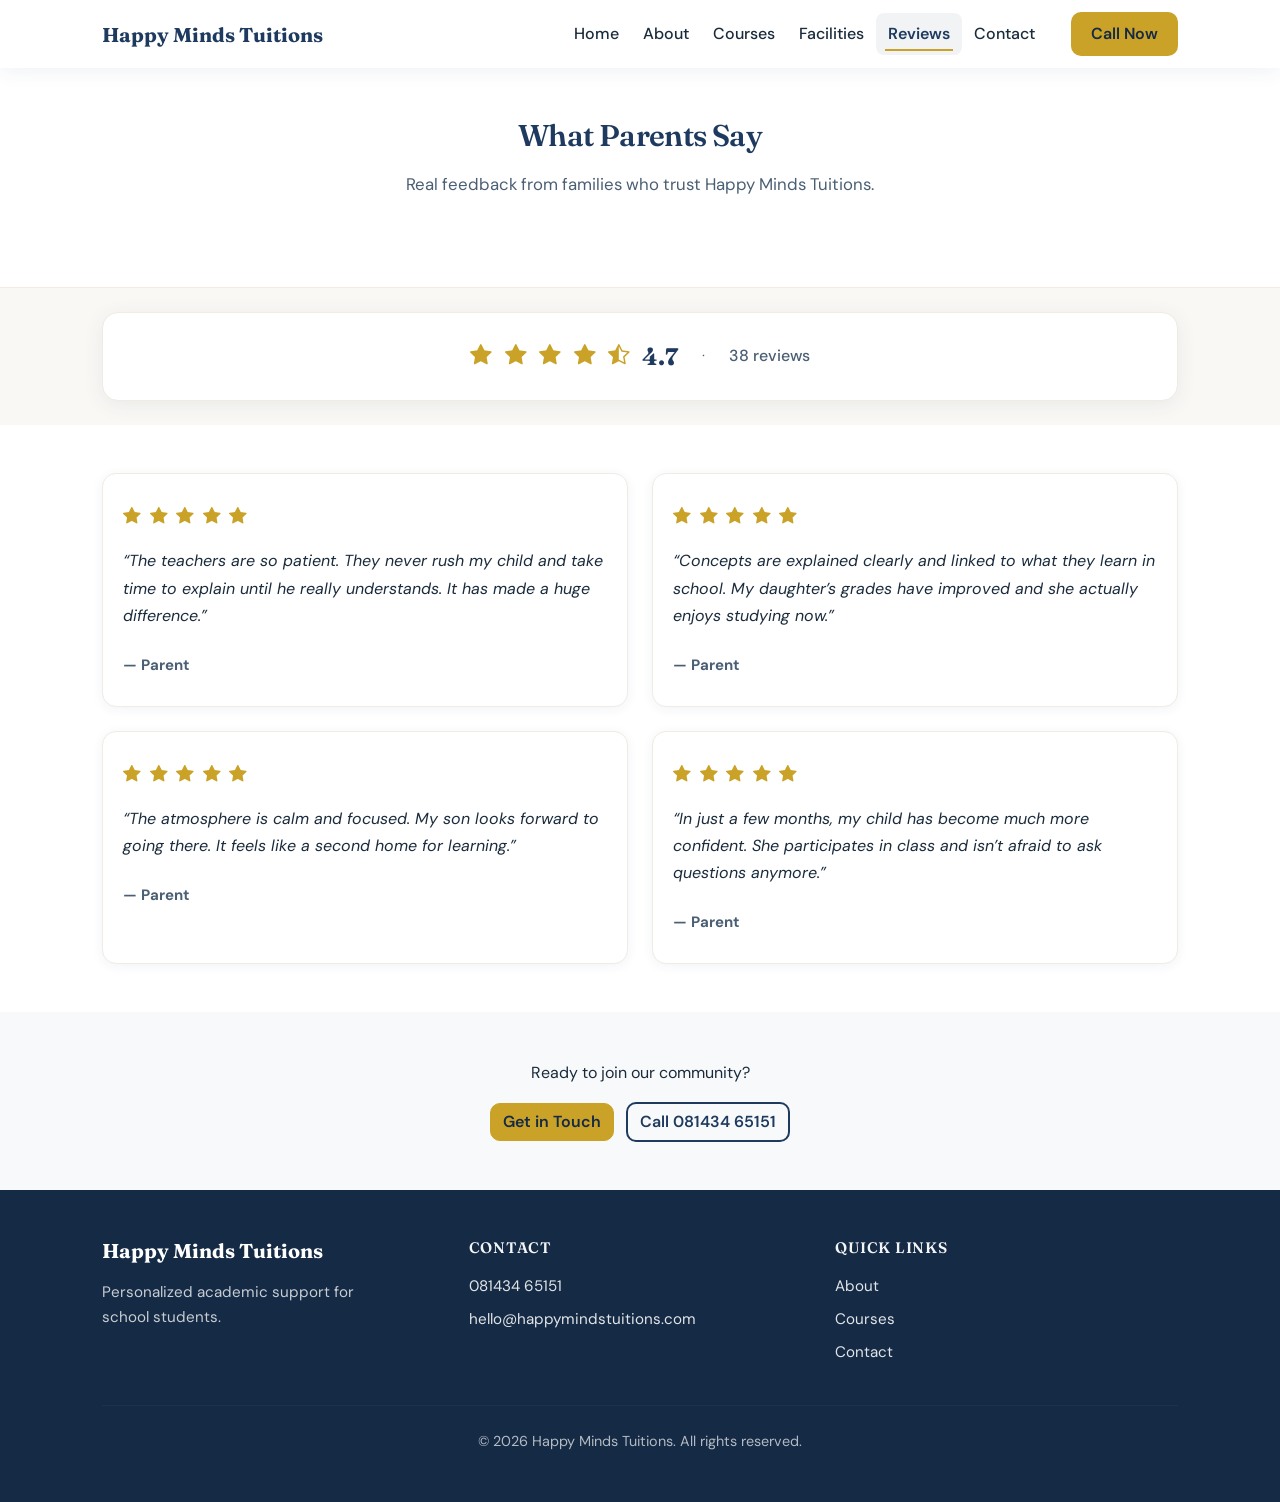
<file: reviews.html>
<!DOCTYPE html>
<html lang="en">
<head>
    <meta charset="UTF-8">
    <meta name="viewport" content="width=device-width, initial-scale=1.0">
    <meta name="description" content="Parent and student reviews for Happy Minds Tuitions. 4.7 star rating, 38 reviews.">
    <title>Reviews | Happy Minds Tuitions</title>
    <link rel="icon" href="favicon.svg" type="image/svg+xml">
    <!-- Bootstrap 5 CSS -->
    <link href="https://cdn.jsdelivr.net/npm/bootstrap@5.3.2/dist/css/bootstrap.min.css" rel="stylesheet">
    <!-- Bootstrap Icons -->
    <link rel="stylesheet" href="https://cdn.jsdelivr.net/npm/bootstrap-icons@1.11.3/font/bootstrap-icons.min.css">
    <!-- Google Fonts -->
    <link rel="preconnect" href="https://fonts.googleapis.com">
    <link rel="preconnect" href="https://fonts.gstatic.com" crossorigin>
    <link href="https://fonts.googleapis.com/css2?family=DM+Sans:ital,opsz,wght@0,9..40,400;0,9..40,500;0,9..40,600;0,9..40,700&family=Fraunces:opsz,wght@9..144,600;9..144,700&display=swap" rel="stylesheet">
    <link rel="stylesheet" href="css/styles.css">
</head>
<body>
    <a href="#main-content" class="skip-link">Skip to main content</a>
    <header class="site-header">
        <nav class="navbar navbar-expand-lg navbar-light">
            <div class="container">
                <a class="navbar-brand" href="index.html">Happy Minds Tuitions</a>
                <button class="navbar-toggler" type="button" data-bs-toggle="collapse" data-bs-target="#navbarNav" aria-controls="navbarNav" aria-expanded="false" aria-label="Toggle navigation">
                    <span class="navbar-toggler-icon"></span>
                </button>
                <div class="collapse navbar-collapse" id="navbarNav">
                    <ul class="navbar-nav ms-auto align-items-lg-center">
                        <li class="nav-item"><a class="nav-link" href="index.html">Home</a></li>
                        <li class="nav-item"><a class="nav-link" href="about.html">About</a></li>
                        <li class="nav-item"><a class="nav-link" href="courses.html">Courses</a></li>
                        <li class="nav-item"><a class="nav-link" href="facilities.html">Facilities</a></li>
                        <li class="nav-item"><a class="nav-link active" href="reviews.html">Reviews</a></li>
                        <li class="nav-item"><a class="nav-link" href="contact.html">Contact</a></li>
                        <li class="nav-item mt-3 mt-lg-0 ms-lg-3">
                            <a class="btn btn-nav-cta" href="tel:08143465151">Call Now</a>
                        </li>
                    </ul>
                </div>
            </div>
        </nav>
    </header>

    <main id="main-content">
        <!-- Page hero -->
        <section class="page-hero py-5 animate-on-scroll">
            <div class="container">
                <h1 class="section-title text-center mb-3">What Parents Say</h1>
                <p class="section-subtitle text-center mx-auto">Real feedback from families who trust Happy Minds Tuitions.</p>
            </div>
        </section>

        <!-- Rating summary -->
        <section class="rating-summary py-4 animate-on-scroll">
            <div class="container">
                <div class="rating-summary-inner rounded-4 py-4 px-4 text-center">
                    <div class="d-flex flex-wrap align-items-center justify-content-center gap-3 gap-md-4">
                        <div class="d-flex align-items-center">
                            <span class="rating-stars me-2" aria-hidden="true">
                                <i class="bi bi-star-fill"></i>
                                <i class="bi bi-star-fill"></i>
                                <i class="bi bi-star-fill"></i>
                                <i class="bi bi-star-fill"></i>
                                <i class="bi bi-star-half"></i>
                            </span>
                            <span class="rating-value">4.7</span>
                        </div>
                        <span class="rating-divider d-none d-md-inline">·</span>
                        <span class="rating-count">38 reviews</span>
                    </div>
                </div>
            </div>
        </section>

        <!-- Testimonials grid -->
        <section class="testimonials-section py-5 animate-on-scroll">
            <div class="container">
                <div class="row g-4">
                    <!-- 1. Teaching patience -->
                    <div class="col-12 col-md-6 col-lg-6">
                        <article class="card testimonial-card h-100">
                            <div class="card-body">
                                <div class="testimonial-stars mb-3" aria-hidden="true">
                                    <i class="bi bi-star-fill"></i>
                                    <i class="bi bi-star-fill"></i>
                                    <i class="bi bi-star-fill"></i>
                                    <i class="bi bi-star-fill"></i>
                                    <i class="bi bi-star-fill"></i>
                                </div>
                                <blockquote class="testimonial-quote mb-4">
                                    “The teachers are so patient. They never rush my child and take time to explain until he really understands. It has made a huge difference.”
                                </blockquote>
                                <footer class="testimonial-author">
                                    <strong>— Parent</strong>
                                </footer>
                            </div>
                        </article>
                    </div>

                    <!-- 2. Concept clarity -->
                    <div class="col-12 col-md-6 col-lg-6">
                        <article class="card testimonial-card h-100">
                            <div class="card-body">
                                <div class="testimonial-stars mb-3" aria-hidden="true">
                                    <i class="bi bi-star-fill"></i>
                                    <i class="bi bi-star-fill"></i>
                                    <i class="bi bi-star-fill"></i>
                                    <i class="bi bi-star-fill"></i>
                                    <i class="bi bi-star-fill"></i>
                                </div>
                                <blockquote class="testimonial-quote mb-4">
                                    “Concepts are explained clearly and linked to what they learn in school. My daughter’s grades have improved and she actually enjoys studying now.”
                                </blockquote>
                                <footer class="testimonial-author">
                                    <strong>— Parent</strong>
                                </footer>
                            </div>
                        </article>
                    </div>

                    <!-- 3. Good atmosphere -->
                    <div class="col-12 col-md-6 col-lg-6">
                        <article class="card testimonial-card h-100">
                            <div class="card-body">
                                <div class="testimonial-stars mb-3" aria-hidden="true">
                                    <i class="bi bi-star-fill"></i>
                                    <i class="bi bi-star-fill"></i>
                                    <i class="bi bi-star-fill"></i>
                                    <i class="bi bi-star-fill"></i>
                                    <i class="bi bi-star-fill"></i>
                                </div>
                                <blockquote class="testimonial-quote mb-4">
                                    “The atmosphere is calm and focused. My son looks forward to going there. It feels like a second home for learning.”
                                </blockquote>
                                <footer class="testimonial-author">
                                    <strong>— Parent</strong>
                                </footer>
                            </div>
                        </article>
                    </div>

                    <!-- 4. Student confidence -->
                    <div class="col-12 col-md-6 col-lg-6">
                        <article class="card testimonial-card h-100">
                            <div class="card-body">
                                <div class="testimonial-stars mb-3" aria-hidden="true">
                                    <i class="bi bi-star-fill"></i>
                                    <i class="bi bi-star-fill"></i>
                                    <i class="bi bi-star-fill"></i>
                                    <i class="bi bi-star-fill"></i>
                                    <i class="bi bi-star-fill"></i>
                                </div>
                                <blockquote class="testimonial-quote mb-4">
                                    “In just a few months, my child has become much more confident. She participates in class and isn’t afraid to ask questions anymore.”
                                </blockquote>
                                <footer class="testimonial-author">
                                    <strong>— Parent</strong>
                                </footer>
                            </div>
                        </article>
                    </div>
                </div>
            </div>
        </section>

        <!-- CTA -->
        <section class="py-5 bg-light">
            <div class="container text-center">
                <p class="mb-3">Ready to join our community?</p>
                <a href="contact.html" class="btn btn-primary me-2">Get in Touch</a>
                <a href="tel:08143465151" class="btn btn-outline-primary">Call 081434 65151</a>
            </div>
        </section>
    </main>

    <footer class="site-footer">
        <div class="container py-5">
            <div class="row g-4">
                <div class="col-lg-4">
                    <h5 class="footer-brand mb-3">Happy Minds Tuitions</h5>
                    <p class="footer-tagline mb-0">Personalized academic support for school students.</p>
                </div>
                <div class="col-lg-4">
                    <h6 class="footer-heading mb-3">Contact</h6>
                    <ul class="footer-list list-unstyled">
                        <li><a href="tel:08143465151">081434 65151</a></li>
                        <li><a href="mailto:hello@happymindstuitions.com">hello@happymindstuitions.com</a></li>
                    </ul>
                </div>
                <div class="col-lg-4">
                    <h6 class="footer-heading mb-3">Quick Links</h6>
                    <ul class="footer-list list-unstyled">
                        <li><a href="about.html">About</a></li>
                        <li><a href="courses.html">Courses</a></li>
                        <li><a href="contact.html">Contact</a></li>
                    </ul>
                </div>
            </div>
            <hr class="footer-divider my-4">
            <div class="text-center">
                <p class="footer-copy mb-0">&copy; <span id="current-year"></span> Happy Minds Tuitions. All rights reserved.</p>
            </div>
        </div>
    </footer>

    <script src="https://cdn.jsdelivr.net/npm/bootstrap@5.3.2/dist/js/bootstrap.bundle.min.js"></script>
    <script src="js/script.js"></script>
</body>
</html>
</file>
<file: css/styles.css>
/**
 * Happy Minds Tuitions - Main Stylesheet
 * Professional modern education site. Mobile-first, accessible, clear visual hierarchy.
 *
 * HTML section structure (per section):
 *   <section class="section-[name] section-spacing py-5">
 *     <div class="container">
 *       <div class="section-header">  (optional wrapper)
 *         <h2 class="section-title">Section Title</h2>
 *         <p class="section-subtitle">Short supporting subtitle.</p>
 *       </div>
 *       <div class="row g-4"> ... cards / content grid ... </div>
 *     </div>
 *   </section>
 *
 * Reading flow: Hero → Trust → Services → Boards → Why Us → Timings → CTA → Footer.
 * Typography: H1 (page/hero) → H2 (section) → H3 (subsection) → H4 (card title) → body.
 */

/* ===== Design tokens: color, spacing, typography ===== */
:root {
  /* Primary: navy – trust, clarity */
  --primary: #1e3a5f;
  --primary-light: #2d4a6f;
  --primary-dark: #152a45;
  --primary-bg: rgba(30, 58, 95, 0.06);
  /* Accent: warm gold – CTAs, highlights */
  --accent: #c9a227;
  --accent-light: #e4c04a;
  --accent-dark: #a6851f;
  --accent-bg: rgba(201, 162, 39, 0.12);
  /* Neutrals */
  --cream: #faf8f5;
  --cream-dark: #f0ebe3;
  --text: #1a2b3c;
  --text-muted: #4a5f73;
  --white: #ffffff;
  /* Surfaces & shadows */
  --shadow: 0 2px 12px rgba(30, 58, 95, 0.06);
  --shadow-md: 0 4px 20px rgba(30, 58, 95, 0.08);
  --shadow-hover: 0 8px 28px rgba(30, 58, 95, 0.1);
  --radius: 10px;
  --radius-lg: 14px;
  /* Spacing scale */
  --space-1: 0.25rem;
  --space-2: 0.5rem;
  --space-3: 1rem;
  --space-4: 1.5rem;
  --space-5: 2rem;
  --space-6: 2.5rem;
  --space-7: 3rem;
  --section-padding: 3rem;
  --card-padding: 1.5rem;
  /* Typography hierarchy (H1 page title → H2 section → H3 subsection → H4 card title → body) */
  --font-heading: "Fraunces", Georgia, serif;
  --font-body: "DM Sans", system-ui, -apple-system, sans-serif;
  --text-xs: 0.8125rem;
  --text-sm: 0.9375rem;
  --text-base: 1rem;
  --text-body: 1rem; /* 16px – readable, calm */
  --text-lg: 1.125rem;
  --heading-4: 1.25rem;
  --heading-3: 1.5rem;
  --heading-2: 1.875rem;
  --heading-1: 2.625rem;
  --line-tight: 1.3;
  --line-normal: 1.55;
  --line-relaxed: 1.7;
  --line-body: 1.65;
  /* Touch & a11y */
  --btn-min-height: 44px;
  --touch-target: 44px;
  --focus-ring: 2px solid var(--primary);
  --focus-offset: 2px;
  --container-padding-x: 1rem;
  --section-padding-y: 2.5rem;
  /* Visual depth */
  --shadow-soft: 0 4px 16px rgba(30, 58, 95, 0.06);
  --shadow-card: 0 10px 30px rgba(0, 0, 0, 0.08);
  --shadow-card-hover: 0 20px 40px rgba(30, 58, 95, 0.12);
  --shadow-btn-glow: 0 6px 20px rgba(201, 162, 39, 0.4);
  --section-spacing: 4rem;
  --section-spacing-lg: 5rem;
  --divider-color: rgba(30, 58, 95, 0.08);
  --gradient-soft: linear-gradient(180deg, rgba(250, 248, 245, 0) 0%, var(--cream) 100%);
  --gradient-section: linear-gradient(180deg, var(--white) 0%, var(--cream) 100%);
}

/* ===== Base & Typography ===== */
html {
  scroll-behavior: smooth;
  scroll-padding-top: 5rem;
}

@media (prefers-reduced-motion: reduce) {
  html {
    scroll-behavior: auto;
  }
}

body {
  font-family: var(--font-body);
  font-size: var(--text-body);
  line-height: var(--line-body);
  color: var(--text);
  background-color: var(--cream);
  -webkit-font-smoothing: antialiased;
}

p {
  margin-bottom: var(--space-3);
  line-height: var(--line-body);
}

.container {
  padding-left: var(--container-padding-x);
  padding-right: var(--container-padding-x);
}

/* Typography hierarchy: H1 page title → H2 section → H3 subsection → H4 card title → body */
h1, h2, h3, h4, h5, h6 {
  font-family: var(--font-heading);
  color: var(--primary);
  font-weight: 600;
  line-height: var(--line-tight);
}

h1 { font-size: clamp(1.75rem, 4vw, var(--heading-1)); }
h2 { font-size: clamp(1.5rem, 3vw, var(--heading-2)); }
h3 { font-size: clamp(1.25rem, 2.5vw, var(--heading-3)); }
h4, h5, h6 { font-size: var(--heading-4); }

/* ===== Section depth: alternating backgrounds & spacing ===== */
.section-spacing {
  padding-top: var(--section-spacing);
  padding-bottom: var(--section-spacing);
}

@media (min-width: 768px) {
  .section-spacing {
    padding-top: var(--section-spacing-lg);
    padding-bottom: var(--section-spacing-lg);
  }
}

.section-light {
  background: var(--cream);
}

.section-soft {
  background: linear-gradient(180deg, var(--cream-dark) 0%, var(--cream) 50%, var(--white) 100%);
}

.section-white {
  background: var(--white);
}

.section-gradient {
  background: var(--gradient-section);
}

/* Divider elements between sections */
.section-divider {
  height: 1px;
  background: var(--divider-color);
  margin: 0;
  border: 0;
}

.divider-wave {
  display: block;
  width: 100%;
  height: 48px;
  margin: 0;
  fill: var(--white);
}

.divider-wave--cream {
  fill: var(--cream);
}

/* Curved divider (SVG) – place between hero and next section */
.divider-curve {
  position: relative;
  height: 40px;
  margin-top: -1px;
  overflow: hidden;
}

.divider-curve svg {
  position: absolute;
  bottom: 0;
  left: 0;
  width: 100%;
  height: 100%;
  fill: var(--white);
}

/* ===== Accessibility: focus and skip link ===== */
:focus-visible {
  outline: var(--focus-ring);
  outline-offset: var(--focus-offset);
}

a:focus-visible,
button:focus-visible,
input:focus-visible,
select:focus-visible,
textarea:focus-visible {
  outline: var(--focus-ring);
  outline-offset: var(--focus-offset);
}

.skip-link {
  position: absolute;
  top: -4rem;
  left: var(--space-3);
  z-index: 9999;
  padding: var(--space-2) var(--space-4);
  background: var(--primary);
  color: var(--white);
  font-weight: 600;
  border-radius: var(--radius);
  text-decoration: none;
  transition: top 0.2s ease;
}

.skip-link:focus {
  top: var(--space-3);
  outline: var(--focus-ring);
  outline-offset: var(--focus-offset);
}

/* ===== Site Header / Navigation (sticky) ===== */
.site-header {
  background: var(--white);
  box-shadow: 0 2px 20px rgba(30, 58, 95, 0.08);
  position: sticky;
  top: 0;
  z-index: 1020;
  transition: box-shadow 0.3s ease;
}

.site-header.scrolled {
  box-shadow: 0 8px 32px rgba(30, 58, 95, 0.12);
}

.site-header .navbar {
  padding-top: 0.75rem;
  padding-bottom: 0.75rem;
}

.navbar-brand {
  font-family: var(--font-heading);
  font-weight: 700;
  font-size: 1.25rem;
  color: var(--primary) !important;
}

.nav-link {
  color: var(--text) !important;
  font-weight: 500;
  padding: 0.5rem 0.75rem !important;
  border-radius: 8px;
  transition: color 0.25s ease, background 0.25s ease, box-shadow 0.25s ease;
  position: relative;
}

.nav-link::after {
  content: "";
  position: absolute;
  left: 50%;
  bottom: 4px;
  width: 0;
  height: 2px;
  background: var(--primary);
  transition: width 0.25s ease, left 0.25s ease;
}

.nav-link:hover {
  color: var(--primary) !important;
  background: var(--cream-dark);
}

.nav-link:hover::after {
  width: 80%;
  left: 10%;
}

.nav-link.active {
  color: var(--primary) !important;
  font-weight: 600;
  background: var(--primary-bg);
}

.nav-link.active::after {
  width: 80%;
  left: 10%;
  background: var(--accent);
}

.nav-link:focus-visible,
.navbar-brand:focus-visible {
  outline: var(--focus-ring);
  outline-offset: var(--focus-offset);
}

/* Call Now button in navbar - clean CTA, touch-friendly on mobile */
.btn-nav-cta {
  background: var(--accent) !important;
  color: var(--primary-dark) !important;
  font-weight: 600;
  min-height: var(--touch-target);
  padding: 0.5rem 1.25rem !important;
  border-radius: var(--radius);
  border: none !important;
  white-space: nowrap;
  display: inline-flex;
  align-items: center;
  justify-content: center;
  transition: background 0.2s, transform 0.2s, box-shadow 0.2s;
}

.btn-nav-cta:hover {
  background: var(--accent-dark) !important;
  color: var(--primary-dark) !important;
  transform: translateY(-2px);
  box-shadow: var(--shadow-btn-glow);
}

.btn-nav-cta:active {
  transform: translateY(0);
}

/* ----- Scroll reveal: fade-in, slide-up, optional stagger ----- */
.animate-on-scroll {
  opacity: 0;
  transform: translateY(28px);
  transition: opacity 0.6s ease-out, transform 0.6s ease-out;
}

.animate-on-scroll.in-view {
  opacity: 1;
  transform: translateY(0);
}

/* Stagger children: start hidden, reveal with delay when parent has .in-view */
.animate-on-scroll .stagger-1,
.animate-on-scroll .stagger-2,
.animate-on-scroll .stagger-3,
.animate-on-scroll .stagger-4,
.animate-on-scroll .stagger-5,
.animate-on-scroll .stagger-6 {
  opacity: 0;
  transform: translateY(20px);
  transition: opacity 0.5s ease-out, transform 0.5s ease-out;
}

.animate-on-scroll.in-view .stagger-1 { opacity: 1; transform: translateY(0); transition-delay: 0.08s; }
.animate-on-scroll.in-view .stagger-2 { opacity: 1; transform: translateY(0); transition-delay: 0.16s; }
.animate-on-scroll.in-view .stagger-3 { opacity: 1; transform: translateY(0); transition-delay: 0.24s; }
.animate-on-scroll.in-view .stagger-4 { opacity: 1; transform: translateY(0); transition-delay: 0.32s; }
.animate-on-scroll.in-view .stagger-5 { opacity: 1; transform: translateY(0); transition-delay: 0.4s; }
.animate-on-scroll.in-view .stagger-6 { opacity: 1; transform: translateY(0); transition-delay: 0.48s; }

@media (prefers-reduced-motion: reduce) {
  .animate-on-scroll,
  .stagger-1, .stagger-2, .stagger-3, .stagger-4, .stagger-5, .stagger-6 {
    opacity: 1;
    transform: none;
    transition: none;
  }
}

/* ----- Cards: unified design system with depth ----- */
.card {
  border: 1px solid var(--cream-dark);
  border-radius: var(--radius-lg);
  box-shadow: var(--shadow-card);
  transition: transform 0.35s cubic-bezier(0.34, 1.56, 0.64, 1), box-shadow 0.35s ease, border-color 0.25s ease;
}

.card:hover {
  box-shadow: var(--shadow-card-hover);
  transform: translateY(-6px) scale(1.02);
}

.card .card-body {
  padding: var(--card-padding);
}

@media (prefers-reduced-motion: reduce) {
  .card:hover {
    transform: translateY(-2px);
    transition-duration: 0.2s;
  }
  .service-card:hover,
  .facility-card:hover,
  .course-card:hover,
  .testimonial-card:hover,
  .why-environment-card:hover {
    transform: translateY(-2px);
  }
}

/* H4: Card titles – clear, consistent */
.card .card-title {
  font-family: var(--font-heading);
  font-size: var(--heading-4);
  font-weight: 600;
  color: var(--primary);
  margin-bottom: var(--space-2);
  line-height: var(--line-tight);
}

/* Supporting text in cards – readable, not bold */
.card .card-text {
  font-size: var(--text-body);
  color: var(--text-muted);
  line-height: var(--line-body);
  margin-bottom: 0;
}

/* Card inner rhythm: icon above title, equal spacing */
.card .card-body > .service-icon,
.card .card-body > .facility-icon,
.card .card-body > .course-card-icon,
.card .card-body > .about-feature-icon,
.card .card-body > .why-environment-icon {
  margin-bottom: var(--space-3);
}

/* Mobile: ensure buttons in flex groups have tap-friendly spacing */
.btn-group-spacing {
  gap: 0.75rem;
}

.btn-group-spacing .btn {
  min-height: var(--btn-min-height);
}

/* ----- Image depth: for learning/classroom visuals ----- */
.img-depth {
  border-radius: var(--radius-lg);
  box-shadow: var(--shadow-card);
  overflow: hidden;
  transition: box-shadow 0.3s ease, transform 0.3s ease;
}

.img-depth:hover {
  box-shadow: var(--shadow-card-hover);
  transform: translateY(-4px);
}

.img-depth img {
  display: block;
  width: 100%;
  height: auto;
  border-radius: inherit;
}

/* ----- Buttons: unified styles (education brand) ----- */
.btn {
  font-weight: 600;
  border-radius: var(--radius);
  transition: transform 0.2s ease, box-shadow 0.2s ease, background-color 0.2s ease, border-color 0.2s ease;
}

.btn:hover {
  transform: translateY(-1px);
}

.btn:active {
  transform: translateY(0);
}

/* Primary = accent gold (brand) */
.btn-primary {
  background-color: var(--accent) !important;
  border-color: var(--accent) !important;
  color: var(--primary-dark) !important;
}

.btn-primary:hover {
  background-color: var(--accent-dark) !important;
  border-color: var(--accent-dark) !important;
  color: var(--primary-dark) !important;
  box-shadow: var(--shadow-btn-glow);
}

.btn-outline-primary {
  border-width: 2px;
  border-color: var(--primary);
  color: var(--primary);
  background: transparent;
}

.btn-outline-primary:hover {
  background-color: var(--primary-bg);
  border-color: var(--primary);
  color: var(--primary-dark);
  box-shadow: 0 4px 12px rgba(30, 58, 95, 0.15);
}

.btn-success {
  background-color: #198754;
  border-color: #198754;
}

.btn-success:hover {
  box-shadow: 0 4px 14px rgba(25, 135, 84, 0.35);
}

@media (prefers-reduced-motion: reduce) {
  .btn:hover,
  .btn-nav-cta:hover {
    transform: none;
  }
}

/* Mobile: hamburger menu spacing and alignment */
@media (max-width: 991.98px) {
  .navbar-collapse {
    padding-top: 1rem;
    padding-bottom: 0.5rem;
  }
  .navbar-nav .nav-item {
    border-bottom: 1px solid var(--cream-dark);
  }
  .navbar-nav .nav-item:last-of-type {
    border-bottom: none;
  }
}

/* ===== 1. Hero Section – two-column, light gradient, trust + CTA ===== */
.hero-section {
  position: relative;
  min-height: auto;
  padding: 2rem 0 2.5rem;
  background: linear-gradient(160deg, var(--cream) 0%, #f5f2ed 40%, rgba(30, 58, 95, 0.04) 100%);
  color: var(--text);
  overflow: hidden;
}

.hero-overlay {
  position: absolute;
  inset: 0;
  background: radial-gradient(ellipse 70% 60% at 80% 20%, rgba(30, 58, 95, 0.03) 0%, transparent 50%);
  pointer-events: none;
}

.hero-content {
  position: relative;
  z-index: 1;
  padding: 0;
  width: 100%;
}

.hero-brand {
  font-size: var(--text-sm);
  font-weight: 600;
  color: var(--primary);
  letter-spacing: 0.02em;
  text-transform: uppercase;
}

/* H1: 42–48px, clear headline */
.hero-title {
  font-size: clamp(1.75rem, 4.5vw, 2.75rem);
  font-weight: 700;
  color: var(--primary) !important;
  margin-bottom: 1rem;
  letter-spacing: -0.02em;
  line-height: 1.2;
}

.hero-subtitle {
  font-size: 1.0625rem;
  line-height: 1.65;
  color: var(--text-muted);
  margin-bottom: 1.5rem;
  font-weight: 400;
  max-width: 32em;
}

/* Trust badges below subheadline */
.hero-badges {
  margin-bottom: 1.5rem;
}

.hero-badge {
  display: inline-flex;
  align-items: center;
  gap: 0.35rem;
  font-size: var(--text-sm);
  font-weight: 500;
  color: var(--primary);
  background: rgba(30, 58, 95, 0.08);
  padding: 0.4rem 0.75rem;
  border-radius: var(--radius);
  border: 1px solid rgba(30, 58, 95, 0.1);
}

.hero-badge .bi {
  color: var(--accent);
}

.hero-cta {
  gap: 0.75rem;
}

.hero-cta .btn {
  min-height: var(--btn-min-height);
  padding: 0.75rem 1.5rem;
  font-weight: 600;
  font-size: 1rem;
  border-radius: var(--radius);
  transition: transform 0.2s, box-shadow 0.2s;
  display: inline-flex;
  align-items: center;
  justify-content: center;
}

.hero-cta .btn:hover {
  transform: translateY(-2px);
  box-shadow: var(--shadow-md);
}

.btn-cta-primary {
  background: var(--primary) !important;
  border: none !important;
  color: var(--white) !important;
}

.btn-cta-primary:hover {
  background: var(--primary-dark) !important;
  box-shadow: 0 6px 20px rgba(30, 58, 95, 0.25);
}

.btn-cta-secondary {
  border: 2px solid var(--primary);
  color: var(--primary);
  background: transparent !important;
}

.btn-cta-secondary:hover {
  background: var(--primary-bg) !important;
  border-color: var(--primary);
  color: var(--primary-dark);
}

/* Hero image – right column */
.hero-visual {
  position: relative;
  z-index: 1;
}

.hero-img {
  width: 100%;
  height: auto;
  object-fit: cover;
  box-shadow: var(--shadow-card);
}

.btn-cta-primary:hover {
  background: var(--accent-light) !important;
  color: var(--primary-dark) !important;
}

.btn-cta-secondary {
  border: 2px solid rgba(255, 255, 255, 0.8) !important;
  color: var(--white) !important;
  background: transparent !important;
}

.btn-cta-secondary:hover {
  background: rgba(255, 255, 255, 0.15) !important;
  border-color: var(--white) !important;
  color: var(--white) !important;
}

/* ===== 2. Trust Section ===== */
.trust-section {
  background: var(--white);
  position: relative;
  border-radius: var(--radius-lg) var(--radius-lg) 0 0;
  box-shadow: 0 -4px 24px rgba(30, 58, 95, 0.06);
}

/* Trust strip: minimal stat row (rating, reviews, boards, timings) */
.trust-strip {
  max-width: 36rem;
  margin: 0 auto;
}

.trust-strip-item {
  display: flex;
  flex-direction: column;
  align-items: center;
  text-align: center;
}

.trust-strip-value {
  font-family: var(--font-heading);
  font-size: 1.75rem;
  font-weight: 700;
  color: var(--primary);
  line-height: 1.2;
}

.trust-strip-label {
  font-size: var(--text-sm);
  color: var(--text-muted);
  margin-top: 0.15rem;
}

.trust-card {
  background: var(--cream);
  border-radius: var(--radius-lg);
  padding: var(--card-padding);
  border: 1px solid var(--cream-dark);
  transition: box-shadow 0.25s ease, border-color 0.25s ease;
}

.trust-card:hover {
  box-shadow: var(--shadow-md);
  border-color: rgba(30, 58, 95, 0.1);
}

.trust-value {
  font-family: var(--font-heading);
  font-size: 2.25rem;
  font-weight: 700;
  color: var(--primary);
  display: block;
  line-height: 1.2;
}

.trust-star {
  color: var(--accent);
  font-size: 1.5rem;
  margin-left: 0.15rem;
}

.trust-icon {
  font-size: 2rem;
  display: block;
  margin-bottom: 0.25rem;
}

.trust-label {
  font-size: var(--text-sm);
  color: var(--text-muted);
  font-weight: 500;
  margin-top: 0.25rem;
}

.trust-sublabel {
  font-size: var(--text-xs);
  color: var(--text-muted);
  margin-top: 0.15rem;
  line-height: 1.4;
}

/* Trust card with icon circle */
.trust-card-icon .trust-card-icon-wrap {
  width: 3.25rem;
  height: 3.25rem;
  margin: 0 auto var(--space-2);
  display: flex;
  align-items: center;
  justify-content: center;
  background: rgba(30, 58, 95, 0.08);
  color: var(--primary);
  border-radius: 50%;
  font-size: 1.5rem;
}

.trust-card-icon .trust-card-icon-wrap .bi {
  color: inherit;
}

.trust-card-icon .trust-value {
  margin-top: 0;
}

/* Rating badge: stars + 4.7/5 + caption */
.rating-badge {
  display: inline-flex;
  flex-direction: column;
  align-items: center;
  padding: var(--space-3) var(--space-4);
  background: var(--cream);
  border: 1px solid var(--cream-dark);
  border-radius: var(--radius-lg);
  box-shadow: var(--shadow-soft);
}

.rating-badge-stars {
  color: var(--accent);
  font-size: 1.25rem;
  letter-spacing: 0.1em;
  margin-bottom: 0.25rem;
}

.rating-badge-stars .bi {
  color: inherit;
}

.rating-badge-stars.small {
  font-size: 1rem;
  letter-spacing: 0.05em;
}

.rating-badge-value {
  font-family: var(--font-heading);
  font-size: 1.5rem;
  font-weight: 700;
  color: var(--primary);
  line-height: 1.2;
}

.rating-badge-caption {
  font-size: var(--text-sm);
  color: var(--text-muted);
  margin-top: 0.15rem;
}

.rating-badge-inline {
  display: flex;
  flex-wrap: wrap;
  align-items: center;
  justify-content: center;
  gap: 0.5rem 1rem;
}

.rating-badge-inline .rating-badge-stars .bi {
  color: var(--accent);
}

.rating-badge-inline .rating-badge-value {
  font-size: 1.25rem;
}

.footer-rating-badge {
  display: flex;
  flex-wrap: wrap;
  align-items: center;
  gap: 0.35rem 0.75rem;
}

.footer-rating-badge .rating-badge-stars .bi {
  color: var(--accent);
}

.footer-rating-badge .rating-badge-value {
  font-size: 1.125rem;
}

.footer-rating-badge .text-muted {
  font-size: var(--text-xs);
}

/* Parent reviews section – home page testimonial cards */
.review-card {
  border-radius: var(--radius-lg);
  border: 1px solid var(--cream-dark);
  box-shadow: var(--shadow-card);
  transition: box-shadow 0.25s ease, transform 0.25s ease;
}

.review-card:hover {
  box-shadow: var(--shadow-card-hover);
  transform: translateY(-4px);
}

.review-card-stars {
  color: var(--accent);
  font-size: 1rem;
  letter-spacing: 0.05em;
}

.review-card-stars .bi {
  color: inherit;
}

.review-card-quote {
  font-size: var(--text-base);
  line-height: var(--line-body);
  color: var(--text);
  margin-bottom: var(--space-2);
}

.review-card-theme {
  font-size: var(--text-sm);
  color: var(--text-muted);
}

.review-card-theme .bi {
  color: var(--success, #198754);
}

/* Proof strip (e.g. boards on courses page) */
.proof-strip {
  display: inline-flex;
  flex-wrap: wrap;
  align-items: center;
  justify-content: center;
  gap: 0.5rem 1rem;
  padding: var(--space-2) var(--space-3);
  background: rgba(30, 58, 95, 0.06);
  border-radius: var(--radius-md);
  border: 1px solid var(--cream-dark);
}

.proof-strip-label {
  font-size: var(--text-sm);
  font-weight: 600;
  color: var(--primary);
}

.proof-strip-label .bi {
  color: var(--primary);
}

.proof-strip-items {
  font-size: var(--text-sm);
  color: var(--text-muted);
}

/* Contact page proof */
.contact-trusted {
  font-size: var(--text-sm);
  font-weight: 500;
  color: var(--primary);
}

.contact-proof {
  display: flex;
  flex-wrap: wrap;
  align-items: center;
  gap: 0.35rem 0.75rem;
}

.contact-proof .rating-badge-stars .bi {
  color: var(--accent);
}

.highlight-box {
  background: var(--cream);
  border: 1px solid var(--cream-dark);
  border-radius: var(--radius-lg);
  padding: var(--card-padding);
  box-shadow: var(--shadow-soft);
}

/* ===== Section structure: Title (H2) → Subtitle → Content grid ===== */
.section-block {
  padding-top: var(--section-padding);
  padding-bottom: var(--section-padding);
}

.section-title {
  font-size: clamp(1.5rem, 3.5vw, var(--heading-2));
  font-weight: 600;
  color: var(--primary) !important;
  margin-bottom: var(--space-2);
  line-height: var(--line-tight);
  letter-spacing: -0.02em;
}

.section-subtitle {
  color: var(--text-muted);
  font-size: var(--text-body);
  line-height: var(--line-body);
  max-width: 42ch;
  margin-left: auto;
  margin-right: auto;
  margin-bottom: var(--space-6);
}

.section-wrap {
  padding-top: var(--section-spacing);
  padding-bottom: var(--section-spacing);
}

/* Content grouping: logical sections with consistent alignment */
.content-group {
  margin-bottom: var(--space-6);
}

.content-group:last-child {
  margin-bottom: 0;
}

/* Section alignment: titles centered, content grid centered */
.section-header {
  text-align: center;
  margin-bottom: var(--space-6);
}

.section-header .section-title {
  margin-bottom: var(--space-2);
}

.section-header .section-subtitle {
  margin-bottom: 0;
}

/* ===== About Page ===== */
.about-intro {
  font-size: var(--text-base);
  line-height: var(--line-relaxed);
  color: var(--text);
  max-width: 52ch;
}

.about-approach-section {
  background: var(--cream);
}

.about-feature-card {
  border: 1px solid var(--cream-dark);
  border-radius: var(--radius-lg);
  box-shadow: var(--shadow);
  transition: box-shadow 0.25s ease, border-color 0.25s ease, transform 0.25s ease;
}

.about-feature-card:hover {
  box-shadow: var(--shadow-md);
  border-color: rgba(30, 58, 95, 0.12);
  transform: translateY(-2px);
}

.about-feature-card .card-body {
  padding: var(--card-padding);
}

.about-feature-icon {
  width: 3rem;
  height: 3rem;
  display: inline-flex;
  align-items: center;
  justify-content: center;
  background: var(--primary-bg);
  color: var(--primary);
  border-radius: var(--radius);
  font-size: 1.375rem;
  margin-bottom: var(--space-3);
}

.about-feature-card .card-title {
  font-size: var(--heading-4);
  font-weight: 600;
  color: var(--primary);
  margin-bottom: var(--space-2);
}

.about-feature-card .card-text {
  font-size: var(--text-sm);
  color: var(--text-muted);
  line-height: var(--line-normal);
}

.about-boards-section {
  background: var(--white);
}

.about-environment-section {
  background: var(--cream);
}

.about-environment-list li {
  padding: var(--space-3) 0;
  font-size: var(--text-base);
  line-height: var(--line-normal);
  color: var(--text);
  display: flex;
  align-items: center;
}

.about-environment-list li + li {
  border-top: 1px solid var(--cream-dark);
}

.about-timings-section {
  background: var(--white);
}

.about-trust-section {
  background: var(--cream);
}

/* Trust section: support icon inside .trust-icon (Bootstrap Icon) */
.trust-icon .bi {
  color: var(--primary);
  font-size: 1.75rem;
}

.trust-star .bi {
  color: var(--accent);
}

/* ===== Courses Page ===== */
.page-hero {
  background: var(--white);
  border-bottom: 1px solid var(--cream-dark);
}

.courses-section {
  background: var(--cream);
}

.course-card {
  border: 1px solid var(--cream-dark);
  border-radius: var(--radius-lg);
  box-shadow: var(--shadow);
  overflow: hidden;
  transition: box-shadow 0.25s ease, border-color 0.25s ease, transform 0.25s ease;
}

.course-card:hover {
  box-shadow: var(--shadow-card-hover);
  border-color: rgba(30, 58, 95, 0.12);
  transform: translateY(-6px) scale(1.02);
}

.course-card .card-body {
  padding: 1.75rem 1.5rem;
}

.course-card-icon {
  width: 3.25rem;
  height: 3.25rem;
  display: flex;
  align-items: center;
  justify-content: center;
  background: var(--primary-bg);
  color: var(--primary);
  border-radius: var(--radius);
  font-size: 1.375rem;
  margin-bottom: var(--space-3);
}

.course-card-title {
  font-size: var(--heading-4);
  color: var(--primary) !important;
  margin-bottom: var(--space-2);
  font-weight: 600;
}

.course-card-list li {
  padding: var(--space-2) 0;
  color: var(--text);
  font-size: var(--text-sm);
  line-height: var(--line-normal);
  display: flex;
  align-items: center;
}

.course-card-list li + li {
  border-top: 1px solid var(--cream-dark);
}

/* ===== Facilities Page ===== */
.facilities-section {
  background: var(--cream);
}

.facility-card {
  border: 1px solid var(--cream-dark);
  border-radius: var(--radius-lg);
  box-shadow: var(--shadow);
  overflow: hidden;
  transition: box-shadow 0.25s ease, border-color 0.25s ease, transform 0.25s ease;
}

.facility-card:hover {
  box-shadow: var(--shadow-card-hover);
  border-color: rgba(30, 58, 95, 0.12);
  transform: translateY(-6px) scale(1.02);
}

.facility-card .card-body {
  padding: var(--card-padding);
}

.facility-icon {
  width: 3.25rem;
  height: 3.25rem;
  display: flex;
  align-items: center;
  justify-content: center;
  background: var(--primary-bg);
  color: var(--primary);
  border-radius: var(--radius);
  font-size: 1.375rem;
  margin-bottom: var(--space-3);
}

.facility-card-title {
  font-family: var(--font-heading);
  font-size: var(--heading-4);
  font-weight: 600;
  color: var(--primary);
  margin-bottom: var(--space-3);
  line-height: var(--line-tight);
}

.facility-list li {
  padding: var(--space-2) 0;
  font-size: var(--text-sm);
  line-height: var(--line-normal);
  color: var(--text);
  display: flex;
  align-items: flex-start;
}

.facility-list li + li {
  border-top: 1px solid var(--cream-dark);
}

/* Board badges (Multi-Board facility) */
.facility-list-inline {
  display: flex;
  flex-wrap: wrap;
  gap: var(--space-2);
}

.facility-list-inline li {
  border: none;
  padding: 0;
}

.board-badge {
  display: inline-block;
  padding: 0.35rem 0.75rem;
  background: var(--primary-bg);
  color: var(--primary);
  font-weight: 600;
  font-size: var(--text-sm);
  border-radius: var(--radius);
  border: 1px solid rgba(30, 58, 95, 0.15);
}

/* Timings list (no check icons, bold labels) */
.facility-timings li {
  display: block;
}

.facility-timings li + li {
  border-top: 1px solid var(--cream-dark);
  margin-top: var(--space-2);
  padding-top: var(--space-2);
}

/* Why Our Environment Helps Students Succeed */
.why-environment-section {
  background: var(--white);
}

.why-environment-card {
  border: 1px solid var(--cream-dark);
  border-radius: var(--radius-lg);
  box-shadow: var(--shadow);
  transition: box-shadow 0.25s ease, border-color 0.25s ease, transform 0.25s ease;
}

.why-environment-card:hover {
  box-shadow: var(--shadow-card-hover);
  border-color: rgba(201, 162, 39, 0.3);
  transform: translateY(-6px) scale(1.02);
}

.why-environment-card .card-body {
  padding: var(--card-padding);
}

.why-environment-icon {
  width: 3rem;
  height: 3rem;
  display: inline-flex;
  align-items: center;
  justify-content: center;
  background: var(--accent-bg);
  color: var(--accent-dark);
  border-radius: var(--radius);
  font-size: 1.5rem;
  margin-bottom: var(--space-3);
}

.why-environment-card .card-title {
  font-size: var(--heading-4);
  font-weight: 600;
  color: var(--primary);
  margin-bottom: var(--space-2);
}

.why-environment-card .card-text {
  font-size: var(--text-sm);
  color: var(--text-muted);
  line-height: var(--line-normal);
}

/* ===== Reviews / Testimonials Page ===== */
.rating-summary {
  background: var(--cream);
}

.rating-summary-inner {
  background: var(--white);
  border: 1px solid var(--cream-dark);
  border-radius: var(--radius-lg);
  box-shadow: var(--shadow-md);
}

.rating-stars {
  color: var(--accent);
  font-size: 1.35rem;
  letter-spacing: 0.15em;
}

.rating-stars .bi-star-fill,
.rating-stars .bi-star-half {
  display: inline-block;
}

.rating-value {
  font-family: var(--font-heading);
  font-weight: 700;
  font-size: 1.5rem;
  color: var(--primary);
}

.rating-divider {
  color: var(--text-muted);
  font-weight: 300;
}

.rating-count {
  font-size: var(--text-base);
  color: var(--text-muted);
  font-weight: 500;
}

.testimonials-section {
  background: var(--white);
}

.testimonial-card {
  border: 1px solid var(--cream-dark);
  border-radius: var(--radius-lg);
  box-shadow: var(--shadow);
  transition: box-shadow 0.25s ease, border-color 0.25s ease, transform 0.25s ease;
}

.testimonial-card:hover {
  box-shadow: var(--shadow-card-hover);
  border-color: rgba(30, 58, 95, 0.1);
  transform: translateY(-6px) scale(1.02);
}

.testimonial-card .card-body {
  padding: 1.75rem 1.5rem;
}

.testimonial-stars {
  color: var(--accent);
  font-size: 1.1rem;
  letter-spacing: 0.1em;
}

.testimonial-stars .bi-star-fill {
  display: inline-block;
}

.testimonial-quote {
  font-size: var(--text-base);
  line-height: var(--line-relaxed);
  color: var(--text);
  font-style: italic;
  margin: 0;
}

.testimonial-author {
  font-size: var(--text-sm);
  color: var(--text-muted);
}

/* ===== Contact Page ===== */
.contact-section {
  background: var(--cream);
}

.contact-form-card,
.contact-info-card {
  border-radius: var(--radius-lg);
  overflow: hidden;
}

.contact-form .form-control,
.contact-form .form-select {
  border-radius: 8px;
  border-color: var(--cream-dark);
}

.contact-form .form-control:focus,
.contact-form .form-select:focus {
  border-color: var(--primary);
  box-shadow: 0 0 0 3px var(--primary-bg);
}

.contact-form .form-control::placeholder {
  color: var(--text-muted);
}

.contact-address {
  font-style: normal;
  color: var(--text);
  line-height: 1.6;
}

.contact-address a,
.contact-info-card a {
  color: var(--primary);
}

.contact-address a:hover,
.contact-info-card a:hover {
  color: var(--primary-dark);
}

.contact-map-wrapper {
  border-radius: 0 0 var(--radius-lg) var(--radius-lg);
  overflow: hidden;
}

.contact-map-iframe {
  border: 0;
}

/* Ensure map has min height on small screens */
@media (max-width: 991.98px) {
  .contact-map-wrapper {
    min-height: 250px;
  }
}

/* ===== 3. Boards Supported ===== */
.boards-section {
  background: var(--cream);
}

.board-card {
  background: var(--white);
  border-radius: var(--radius-lg);
  padding: var(--card-padding);
  text-align: center;
  border: 1px solid var(--cream-dark);
  box-shadow: var(--shadow);
  transition: box-shadow 0.25s ease, border-color 0.25s ease, transform 0.25s ease;
}

.board-card:hover {
  box-shadow: var(--shadow-md);
  border-color: var(--accent);
  transform: translateY(-2px);
}

.board-name {
  font-family: var(--font-heading);
  font-weight: 600;
  font-size: 1.1rem;
  color: var(--primary);
}

/* ===== 4. Core Services ===== */
.services-section {
  background: var(--white);
}

.service-card {
  border: 1px solid var(--cream-dark);
  border-radius: var(--radius-lg);
  box-shadow: var(--shadow);
  overflow: hidden;
  transition: box-shadow 0.25s ease, border-color 0.25s ease, transform 0.25s ease;
}

.service-card:hover {
  box-shadow: var(--shadow-card-hover);
  border-color: rgba(30, 58, 95, 0.12);
  transform: translateY(-6px) scale(1.02);
}

.service-card .card-body {
  padding: 1.75rem 1.25rem;
}

.service-icon {
  font-size: 2.25rem;
  margin-bottom: var(--space-3);
  color: var(--primary);
}

.service-icon .bi {
  display: block;
}

.service-card .card-title {
  font-size: var(--heading-4);
  margin-bottom: var(--space-2);
}

.service-card .card-text {
  font-size: var(--text-sm);
  color: var(--text-muted);
  line-height: var(--line-normal);
  margin-bottom: 0;
}

/* ===== 5. Why Parents Choose Us ===== */
.why-section {
  background: var(--cream);
}

.why-card {
  border: 1px solid var(--cream-dark);
  border-radius: var(--radius-lg);
  background: var(--white);
  box-shadow: var(--shadow);
  transition: box-shadow 0.25s ease, border-color 0.25s ease;
}

.why-card:hover {
  box-shadow: var(--shadow-md);
  border-color: rgba(201, 162, 39, 0.35);
}

.why-card .card-body {
  padding: 1.75rem 1.25rem;
}

.why-icon {
  font-size: 1.75rem;
  margin-bottom: var(--space-3);
  color: var(--primary);
}

.why-icon .bi {
  color: inherit;
}

.why-card .card-title {
  font-size: var(--heading-4);
  margin-bottom: var(--space-2);
}

.why-card .card-text {
  font-size: var(--text-sm);
  color: var(--text-muted);
  line-height: var(--line-normal);
  margin-bottom: 0;
}

/* ===== 6. Timings ===== */
.timings-section {
  background: var(--white);
}

.timing-card {
  border: 1px solid var(--cream-dark);
  border-radius: var(--radius-lg);
  box-shadow: var(--shadow);
  transition: box-shadow 0.25s ease, border-color 0.25s ease;
}

.timing-card:hover {
  box-shadow: var(--shadow-md);
  border-color: rgba(30, 58, 95, 0.2);
}

.timing-card .card-body {
  padding: 1.5rem 1.5rem;
}

.timing-icon {
  font-size: 2.5rem;
  margin-right: 1.25rem;
  flex-shrink: 0;
}

.timing-card .card-title {
  font-size: 1.1rem;
  margin-bottom: 0.25rem;
}

.timing-card .card-text {
  color: var(--text-muted);
  font-size: 1.05rem;
}

/* ===== 7. CTA Banner ===== */
.cta-banner {
  background: var(--cream);
}

.cta-banner-inner {
  background: linear-gradient(135deg, var(--primary) 0%, var(--primary-light) 100%);
  color: var(--white);
  box-shadow: var(--shadow-hover);
}

.cta-title {
  font-size: clamp(1.35rem, 3vw, 1.75rem);
  color: var(--white) !important;
  font-weight: 600;
}

.cta-text {
  opacity: 0.95;
  font-size: 1.05rem;
  margin-bottom: 0;
}

.cta-proof {
  font-size: var(--text-sm);
  font-weight: 600;
  text-transform: uppercase;
  letter-spacing: 0.05em;
  opacity: 0.9;
}

.cta-banner .btn-light {
  background: var(--white) !important;
  color: var(--primary) !important;
  border: none;
  font-weight: 600;
  border-radius: var(--radius);
}

.cta-banner .btn-light:hover {
  background: var(--cream) !important;
  color: var(--primary-dark) !important;
}

.cta-banner .btn-outline-light {
  border: 2px solid rgba(255, 255, 255, 0.8);
  color: var(--white);
  font-weight: 600;
  border-radius: var(--radius);
}

.cta-banner .btn-outline-light:hover {
  background: rgba(255, 255, 255, 0.15);
  border-color: var(--white);
  color: var(--white);
}

/* ===== 8. Footer ===== */
.site-footer {
  background: var(--primary-dark);
  color: rgba(255, 255, 255, 0.85);
}

.footer-brand {
  font-family: var(--font-heading);
  font-weight: 700;
  color: var(--white) !important;
  font-size: 1.25rem;
}

.footer-tagline {
  font-size: 0.95rem;
  opacity: 0.9;
  margin-bottom: 0;
  max-width: 280px;
}

.footer-heading {
  color: var(--white) !important;
  font-weight: 600;
  font-size: 0.95rem;
  text-transform: uppercase;
  letter-spacing: 0.05em;
  opacity: 0.95;
}

.footer-list {
  font-size: 0.95rem;
}

.footer-list a {
  color: rgba(255, 255, 255, 0.88);
  text-decoration: none;
  transition: color 0.2s ease;
  text-underline-offset: 2px;
}

.footer-list a:hover {
  color: var(--white);
}

.footer-list a:focus-visible {
  color: var(--white);
  outline: var(--focus-ring);
  outline-offset: var(--focus-offset);
}

.footer-list li {
  margin-bottom: 0.5rem;
}

.footer-divider {
  border-color: rgba(255, 255, 255, 0.15);
}

.footer-copy {
  font-size: 0.9rem;
  opacity: 0.8;
}

/* ===== Responsive: mobile-first breakpoints (576, 768, 992, 1200) ===== */

/* Base (default): < 576px - already set above */

/* 576px+ (sm) */
@media (min-width: 576px) {
  :root {
    --container-padding-x: 1.25rem;
    --section-padding-y: 3rem;
  }

  .hero-section {
    padding: 2rem 0;
  }

  .hero-content {
    text-align: center;
  }

  .hero-subtitle {
    margin-left: auto;
    margin-right: auto;
  }

  .hero-badges {
    justify-content: center;
  }

  .hero-cta {
    gap: 1rem;
    justify-content: center;
  }

  .hero-cta .btn {
    min-width: 160px;
  }

  .hero-visual {
    margin-top: 0.5rem;
  }

  .trust-section {
    padding-top: 2.5rem;
    padding-bottom: 2.5rem;
  }

  .section-title {
    font-size: 1.5rem;
  }

  .cta-banner-inner {
    padding: 2rem 1.25rem;
  }
}

/* 768px+ (md) */
@media (min-width: 768px) {
  :root {
    --container-padding-x: 1.5rem;
  }

  .hero-section {
    padding: 2.5rem 0;
  }

  .hero-content {
    text-align: left;
  }

  .hero-badges {
    justify-content: flex-start;
  }

  .hero-cta {
    justify-content: flex-start;
  }

  .hero-title {
    margin-bottom: 1rem;
    font-size: clamp(1.875rem, 4vw, 2.5rem);
  }

  .hero-subtitle {
    margin-bottom: 1.5rem;
    margin-left: 0;
  }

  .hero-cta .btn {
    padding: 0.875rem 2rem;
    min-width: auto;
  }

  .hero-img {
    max-height: 360px;
    object-fit: cover;
  }

  .trust-section {
    padding-top: 3rem;
  }

  .trust-card {
    padding: 1.5rem 1rem;
  }

  .trust-value {
    font-size: 2rem;
  }

  .service-card .card-body,
  .why-card .card-body,
  .course-card .card-body,
  .testimonial-card .card-body {
    padding: 1.75rem 1.25rem;
  }

  .timing-card .card-body {
    flex-direction: row;
    text-align: left;
  }

  .timing-icon {
    margin-right: 1.25rem;
    margin-bottom: 0;
  }

  .page-hero {
    padding-top: 2.5rem;
    padding-bottom: 2.5rem;
  }

  .cta-banner-inner {
    padding: 2.5rem 1.5rem;
  }
}

/* 992px+ (lg) */
@media (min-width: 992px) {
  .hero-section {
    padding: 3rem 0;
  }

  .hero-title {
    font-size: clamp(2rem, 3vw, 2.75rem);
  }

  .hero-subtitle {
    font-size: 1.0625rem;
  }

  .section-title {
    font-size: 1.75rem;
  }

  .section-subtitle {
    font-size: 1.05rem;
  }

  .navbar-nav .nav-item .btn-nav-cta {
    margin-left: 0.5rem;
  }
}

/* 1200px+ (xl) */
@media (min-width: 1200px) {
  :root {
    --container-padding-x: 2rem;
    --section-padding-y: 3.5rem;
  }

  .hero-title {
    font-size: 2.75rem; /* ~44px, within 42–48px range */
  }

  .hero-subtitle {
    font-size: 1.125rem;
  }

  .section-title {
    font-size: var(--heading-2);
  }
}

/* Mobile hierarchy: reduced heading sizes, stacked cards, spacing, CTA visible */
@media (max-width: 767.98px) {
  h1 { font-size: 1.75rem; }
  h2 { font-size: 1.5rem; }
  h3 { font-size: 1.25rem; }
  h4, h5, h6 { font-size: 1.125rem; }

  .section-title {
    font-size: 1.5rem;
    margin-bottom: var(--space-2);
  }

  .section-subtitle {
    font-size: var(--text-base);
    margin-bottom: var(--space-5);
  }

  .hero-content {
    text-align: center;
  }

  .hero-subtitle {
    margin-left: auto;
    margin-right: auto;
  }

  .hero-badges {
    justify-content: center;
  }

  .hero-cta {
    justify-content: center;
    max-width: 100%;
  }

  .hero-title {
    font-size: 1.875rem;
  }

  .hero-img {
    max-height: 280px;
  }

  .trust-strip {
    gap: 1.5rem;
    padding-top: 1rem;
    padding-bottom: 1rem;
  }

  .trust-strip-value {
    font-size: 1.5rem;
  }

  .trust-card {
    padding: 1.25rem 0.75rem;
  }

  .trust-value {
    font-size: 1.75rem;
  }

  .trust-card-icon .trust-card-icon-wrap {
    width: 2.75rem;
    height: 2.75rem;
    font-size: 1.25rem;
  }

  .rating-badge {
    padding: var(--space-2) var(--space-3);
  }

  .rating-badge-value {
    font-size: 1.25rem;
  }

  .rating-badge-stars {
    font-size: 1rem;
  }

  .proof-strip {
    flex-direction: column;
    padding: var(--space-2);
  }

  .review-card .card-body {
    padding: 1.25rem 1rem;
  }

  .board-card {
    padding: 1rem 0.75rem;
  }

  .service-card .card-body,
  .why-card .card-body {
    padding: 1.5rem 1rem;
  }

  .timing-card .card-body {
    flex-direction: column;
    text-align: center;
  }

  .timing-icon {
    margin-right: 0;
    margin-bottom: 0.75rem;
  }

  .page-hero {
    padding-top: 2rem;
    padding-bottom: 2rem;
  }

  .contact-form-card .card-body,
  .contact-info-card .card-body {
    padding: 1.25rem 1rem;
  }

  .d-flex.gap-2 .btn,
  .d-flex.gap-3 .btn {
    min-height: var(--btn-min-height);
    padding: 0.65rem 1rem;
  }

  .cta-banner-inner {
    padding: 1.5rem 1rem;
  }

  .cta-title {
    font-size: 1.25rem;
  }

  .site-footer .container {
    padding-top: 2rem;
    padding-bottom: 2rem;
  }

  .card-text,
  .testimonial-quote,
  .course-card-list li {
    font-size: 0.9375rem;
    line-height: 1.6;
  }

  .hero-cta {
    flex-direction: column;
    width: 100%;
    max-width: 280px;
    margin-left: auto;
    margin-right: auto;
  }

  .hero-cta .btn {
    width: 100%;
  }
}
</file>
